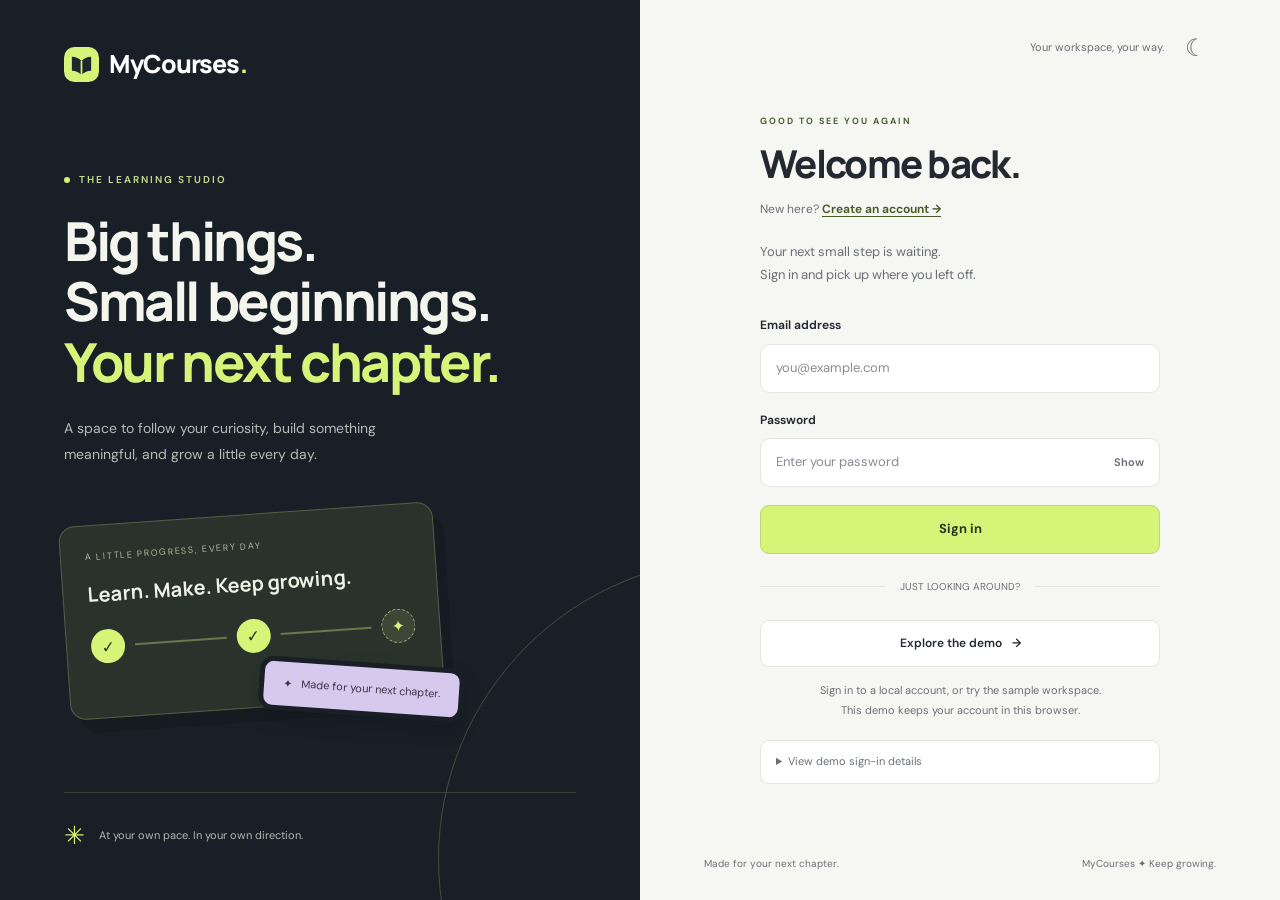
<file: index.html>
<!DOCTYPE html>
<html lang="en">
<head>
  <meta charset="UTF-8">
  <meta name="viewport" content="width=device-width, initial-scale=1">
  <meta name="theme-color" content="#171c23">
  <title>MyCourses · Learning Studio</title>
  <script>
    const dashboard = new URL('learning-studio/index.html', window.location.href);
    dashboard.search = window.location.search;
    dashboard.hash = window.location.hash;
    window.location.replace(dashboard.href);
  </script>
  <noscript><meta http-equiv="refresh" content="0; url=learning-studio/index.html"></noscript>
</head>
<body>
  <p>Opening your learning space… <a href="learning-studio/index.html">Open MyCourses</a></p>
</body>
</html>
</file>
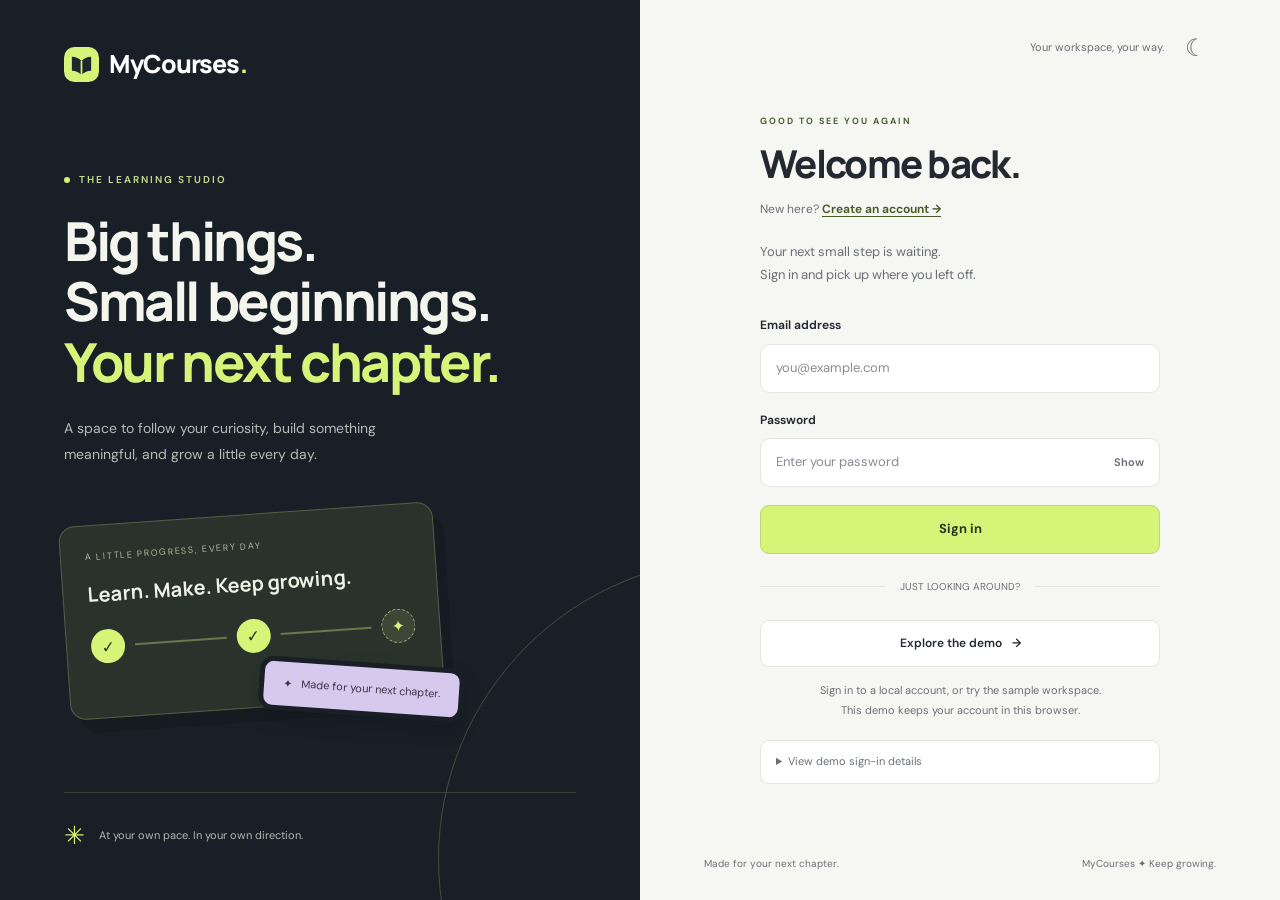
<file: learning-studio/index.html>
<!DOCTYPE html>
<html lang="en">
<head>
  <meta charset="UTF-8">
  <meta name="viewport" content="width=device-width, initial-scale=1">
  <meta name="theme-color" content="#171c23">
  <meta name="description" content="Your personal learning space. Discover courses, build new skills, and make progress every day.">
  <title>Overview · MyCourses</title>
  <script src="appearance.js"></script>
  <script src="auth-service.js"></script>
  <script src="auth-guard.js"></script>
  <link rel="icon" href="assets/brand.svg" type="image/svg+xml">
  <link rel="stylesheet" href="styles.css">
  <link rel="stylesheet" href="workspace.css">
  <link rel="stylesheet" href="atelier.css">
  <link rel="stylesheet" href="appearance.css">
  <link rel="stylesheet" href="catalog.css">
  <link rel="stylesheet" href="course-details.css">
  <link rel="stylesheet" href="auth.css">
  <script src="courses.js" defer></script>
  <script src="workspace.js" defer></script>
  <script src="course-service.js" defer></script>
  <script src="course-details.js" defer></script>
  <script src="app.js" defer></script>
</head>
<body>
  <a href="#main" class="skip-link">Skip to content</a>
  <button class="sidebar-overlay" aria-label="Close navigation" tabindex="-1" hidden></button>
  <aside class="sidebar" id="sidebar" aria-label="Main navigation">
    <a class="brand" href="#overview"><img src="assets/brand.svg" alt="" width="35" height="35">MyCourses<span class="brand-dot">.</span></a>
    <div class="workspace-label">THE LEARNING STUDIO</div>
    <nav class="main-nav">
      <a href="#overview" data-route="overview"><span data-icon="grid"></span>Overview</a>
      <a href="#explore" data-route="explore"><span data-icon="compass"></span>Explore courses<span class="nav-new">09</span></a>
      <a href="#paths" data-route="paths"><span data-icon="route"></span>Learning paths</a>
      <a href="#learning" data-route="learning"><span data-icon="book"></span>My learning<span id="learning-count" class="nav-count">2</span></a>
      <a href="#favorites" data-route="favorites"><span data-icon="heart"></span>Favorites<span id="favorites-count" class="nav-count">0</span></a>
      <div class="nav-divider"></div>
      <span class="nav-section-label">MAKE IT A HABIT</span>
      <a href="#planner" data-route="planner"><span data-icon="calendar"></span>Study planner</a>
      <a href="#notebook" data-route="notebook"><span data-icon="note"></span>My notebook</a>
      <a href="#insights" data-route="insights"><span data-icon="bars"></span>Progress insights</a>
      <div class="nav-divider"></div>
      <a href="#profile" data-route="profile"><span data-icon="user"></span>My profile</a>
    </nav>
    <div class="sidebar-bottom">
      <div class="growth-card"><span class="growth-icon" data-icon="sparkles"></span><h3>Big things.<br>Small beginnings.</h3><p>A little progress, every single day.</p><button class="button button-light" data-action="goal">Set your weekly goal <span data-icon="arrow"></span></button></div>
      <button class="help-link" data-action="help"><span data-icon="help"></span>Help & getting started<span data-icon="external"></span></button>
      <a href="#profile" class="sidebar-profile"><span class="avatar profile-initials">AM</span><span><strong class="profile-name">Alex Morgan</strong><small>Personal account</small></span><span data-icon="chevron"></span></a>
      <a href="sign-out.html" class="sidebar-signout">Sign out <span data-icon="external"></span></a>
    </div>
  </aside>
  <div class="app-shell">
    <header class="topbar">
      <button class="icon-button menu-toggle" aria-label="Open navigation" aria-expanded="false" aria-controls="sidebar"><span data-icon="menu"></span></button>
      <div class="breadcrumb">Workspace<span>/</span><strong id="page-label">Overview</strong></div>
      <form class="global-search" role="search" id="search-form"><span data-icon="search"></span><label class="sr-only" for="global-search">Search courses, learning paths, notes, and study sessions</label><input id="global-search" type="search" placeholder="Search courses, notes, plans..." autocomplete="off"><kbd>Ctrl K</kbd></form>
      <div class="topbar-actions"><button class="icon-button appearance-toggle" data-action="theme-toggle" aria-label="Switch to dark mode" title="Switch to dark mode"><span data-icon="moon"></span></button><button class="icon-button notification-button" data-action="notifications" aria-label="View learning updates"><span data-icon="bell"></span><span class="notification-dot"></span></button><span class="topbar-divider"></span><a href="#profile" class="avatar profile-initials" aria-label="Your profile">AM</a></div>
    </header>
    <main id="main" tabindex="-1"></main>
    <div id="catalog-status" class="sr-only" role="status" aria-live="polite" aria-atomic="true"></div>
    <footer class="app-footer"><span>Made for your next chapter.</span><span>MyCourses <span aria-hidden="true">✦</span> Keep growing.</span></footer>
  </div>
  <dialog id="app-dialog" aria-labelledby="dialog-title"><div id="dialog-content"></div></dialog>
  <div id="toast" class="toast" role="status" aria-live="polite"></div>
  <noscript><div class="noscript">Enable JavaScript to use the learning dashboard.</div></noscript>
</body>
</html>
</file>
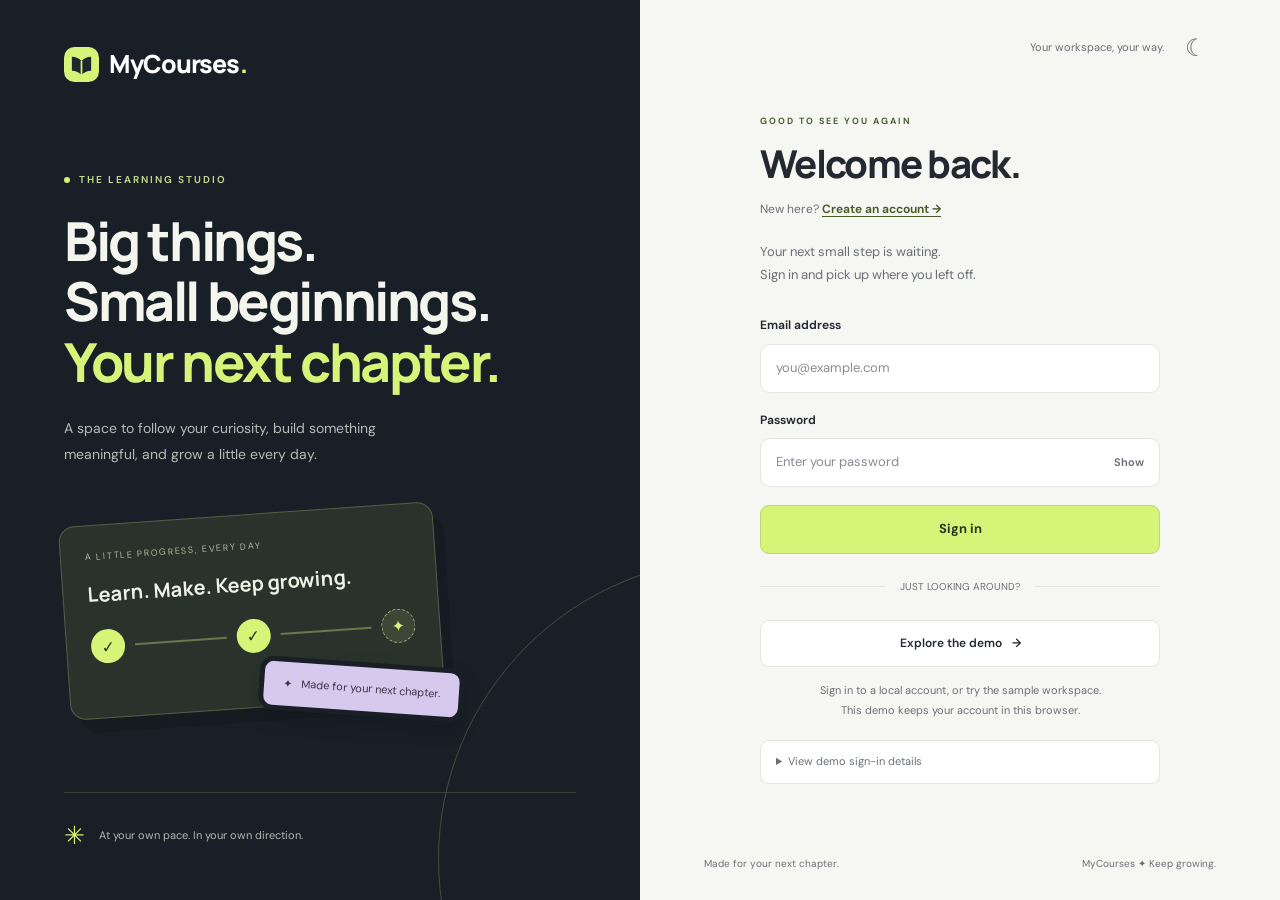
<file: course-details.html>
<!DOCTYPE html>
<html lang="en">
<head>
  <meta charset="UTF-8">
  <meta name="viewport" content="width=device-width, initial-scale=1">
  <meta name="theme-color" content="#171c23">
  <title>MyCourses · Learning Studio</title>
  <script>
    const dashboard = new URL('learning-studio/course-details.html', window.location.href);
    dashboard.search = window.location.search;
    dashboard.hash = window.location.hash;
    window.location.replace(dashboard.href);
  </script>
  <noscript><meta http-equiv="refresh" content="0; url=learning-studio/course-details.html"></noscript>
</head>
<body>
  <p>Opening your learning space… <a href="learning-studio/course-details.html">Open MyCourses</a></p>
</body>
</html>
</file>
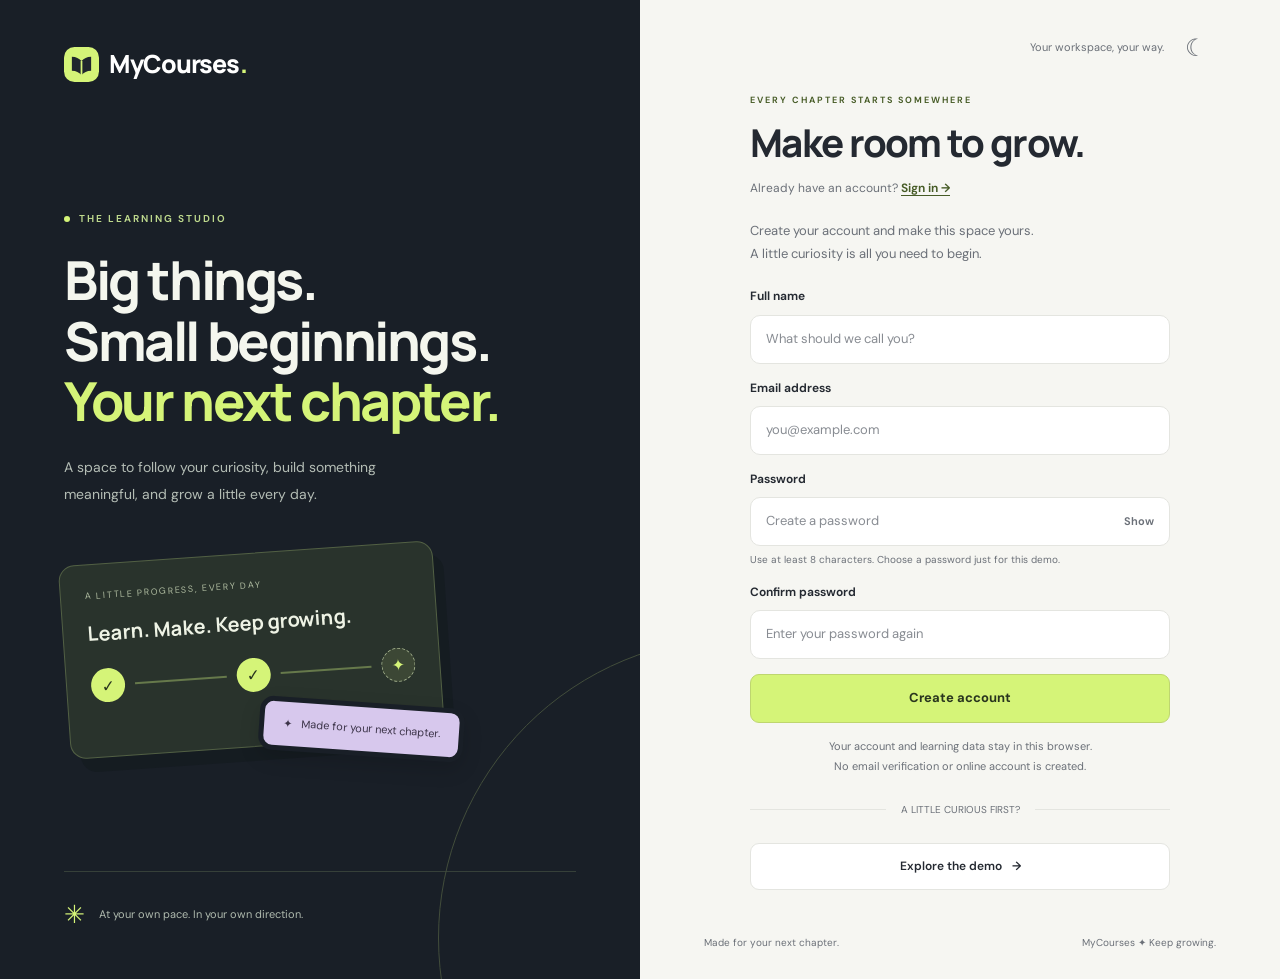
<file: register.html>
<!DOCTYPE html>
<html lang="en">
<head>
  <meta charset="UTF-8">
  <meta name="viewport" content="width=device-width, initial-scale=1">
  <meta name="theme-color" content="#171c23">
  <title>MyCourses · Learning Studio</title>
  <script>
    const dashboard = new URL('learning-studio/sign-up.html', window.location.href);
    dashboard.search = window.location.search;
    dashboard.hash = window.location.hash;
    window.location.replace(dashboard.href);
  </script>
  <noscript><meta http-equiv="refresh" content="0; url=learning-studio/sign-up.html"></noscript>
</head>
<body>
  <p>Opening your learning space… <a href="learning-studio/sign-up.html">Open MyCourses</a></p>
</body>
</html>
</file>
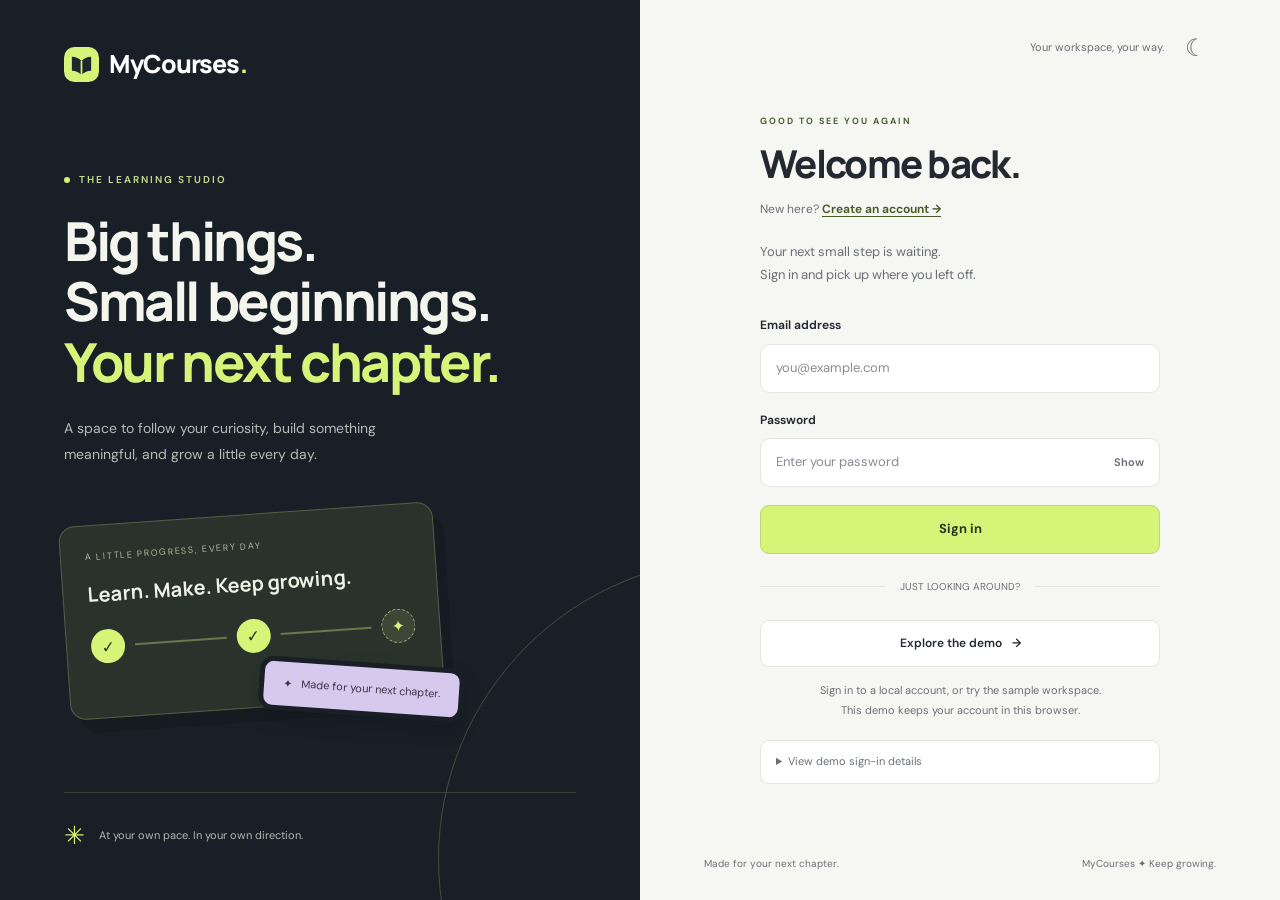
<file: sign-in.html>
<!DOCTYPE html>
<html lang="en">
<head>
  <meta charset="UTF-8">
  <meta name="viewport" content="width=device-width, initial-scale=1">
  <meta name="theme-color" content="#171c23">
  <title>MyCourses · Learning Studio</title>
  <script>
    const dashboard = new URL('learning-studio/sign-in.html', window.location.href);
    dashboard.search = window.location.search;
    dashboard.hash = window.location.hash;
    window.location.replace(dashboard.href);
  </script>
  <noscript><meta http-equiv="refresh" content="0; url=learning-studio/sign-in.html"></noscript>
</head>
<body>
  <p>Opening your learning space… <a href="learning-studio/sign-in.html">Open MyCourses</a></p>
</body>
</html>
</file>
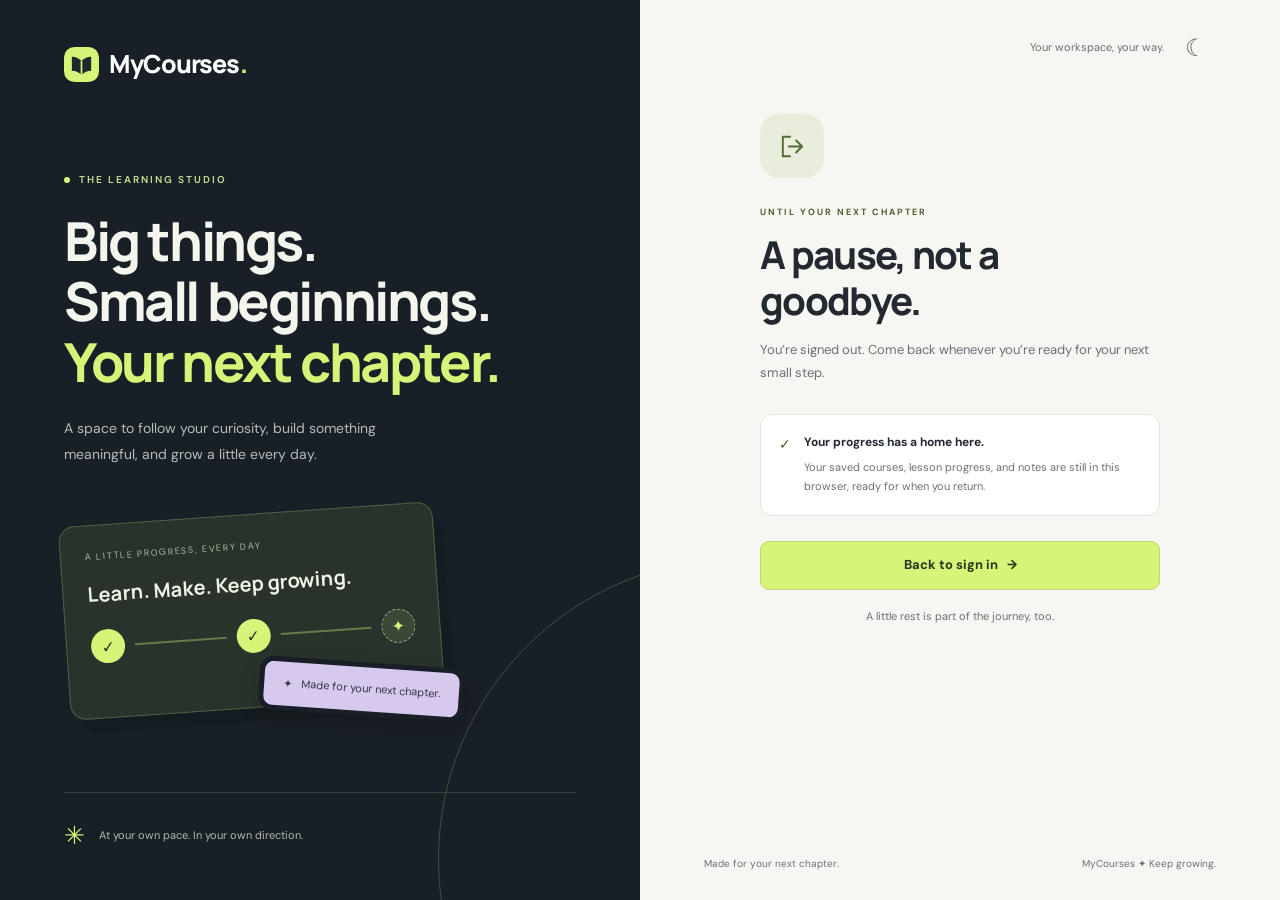
<file: sign-out.html>
<!DOCTYPE html>
<html lang="en">
<head>
  <meta charset="UTF-8">
  <meta name="viewport" content="width=device-width, initial-scale=1">
  <meta name="theme-color" content="#171c23">
  <title>MyCourses · Learning Studio</title>
  <script>
    const dashboard = new URL('learning-studio/sign-out.html', window.location.href);
    dashboard.search = window.location.search;
    dashboard.hash = window.location.hash;
    window.location.replace(dashboard.href);
  </script>
  <noscript><meta http-equiv="refresh" content="0; url=learning-studio/sign-out.html"></noscript>
</head>
<body>
  <p>Opening your learning space… <a href="learning-studio/sign-out.html">Open MyCourses</a></p>
</body>
</html>
</file>
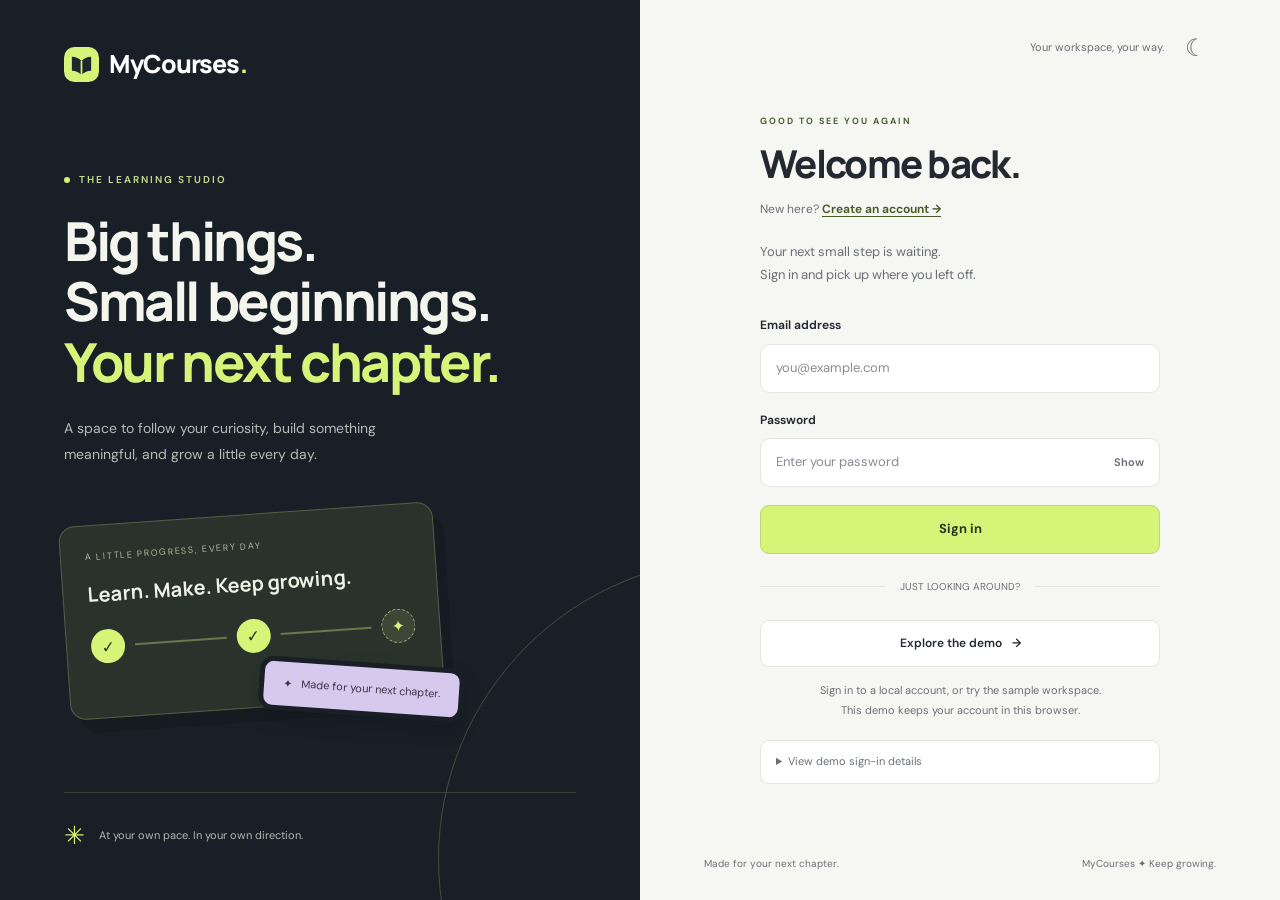
<file: learning-studio/course-details.html>
<!DOCTYPE html>
<html lang="en">
<head>
  <meta charset="UTF-8">
  <meta name="viewport" content="width=device-width, initial-scale=1">
  <meta name="theme-color" content="#171c23">
  <meta name="description" content="Explore your course, follow your lesson roadmap, and take the next step in your learning.">
  <title>Course details · MyCourses</title>
  <script src="appearance.js"></script>
  <script src="auth-service.js"></script>
  <script src="auth-guard.js"></script>
  <link rel="icon" href="assets/brand.svg" type="image/svg+xml">
  <link rel="stylesheet" href="styles.css">
  <link rel="stylesheet" href="workspace.css">
  <link rel="stylesheet" href="atelier.css">
  <link rel="stylesheet" href="appearance.css">
  <link rel="stylesheet" href="catalog.css">
  <link rel="stylesheet" href="course-details.css">
  <link rel="stylesheet" href="auth.css">
  <script src="courses.js" defer></script>
  <script src="workspace.js" defer></script>
  <script src="course-service.js" defer></script>
  <script src="course-details.js" defer></script>
  <script src="app.js" defer></script>
</head>
<body>
  <a href="#main" class="skip-link">Skip to content</a>
  <button class="sidebar-overlay" aria-label="Close navigation" tabindex="-1" hidden></button>
  <aside class="sidebar" id="sidebar" aria-label="Main navigation">
    <a class="brand" href="#overview"><img src="assets/brand.svg" alt="" width="35" height="35">MyCourses<span class="brand-dot">.</span></a>
    <div class="workspace-label">THE LEARNING STUDIO</div>
    <nav class="main-nav">
      <a href="#overview" data-route="overview"><span data-icon="grid"></span>Overview</a>
      <a href="#explore" data-route="explore"><span data-icon="compass"></span>Explore courses<span class="nav-new">09</span></a>
      <a href="#paths" data-route="paths"><span data-icon="route"></span>Learning paths</a>
      <a href="#learning" data-route="learning"><span data-icon="book"></span>My learning<span id="learning-count" class="nav-count">2</span></a>
      <a href="#favorites" data-route="favorites"><span data-icon="heart"></span>Favorites<span id="favorites-count" class="nav-count">0</span></a>
      <div class="nav-divider"></div>
      <span class="nav-section-label">MAKE IT A HABIT</span>
      <a href="#planner" data-route="planner"><span data-icon="calendar"></span>Study planner</a>
      <a href="#notebook" data-route="notebook"><span data-icon="note"></span>My notebook</a>
      <a href="#insights" data-route="insights"><span data-icon="bars"></span>Progress insights</a>
      <div class="nav-divider"></div>
      <a href="#profile" data-route="profile"><span data-icon="user"></span>My profile</a>
    </nav>
    <div class="sidebar-bottom">
      <div class="growth-card"><span class="growth-icon" data-icon="sparkles"></span><h3>Big things.<br>Small beginnings.</h3><p>A little progress, every single day.</p><button class="button button-light" data-action="goal">Set your weekly goal <span data-icon="arrow"></span></button></div>
      <button class="help-link" data-action="help"><span data-icon="help"></span>Help & getting started<span data-icon="external"></span></button>
      <a href="#profile" class="sidebar-profile"><span class="avatar profile-initials">AM</span><span><strong class="profile-name">Alex Morgan</strong><small>Personal account</small></span><span data-icon="chevron"></span></a>
      <a href="sign-out.html" class="sidebar-signout">Sign out <span data-icon="external"></span></a>
    </div>
  </aside>
  <div class="app-shell">
    <header class="topbar">
      <button class="icon-button menu-toggle" aria-label="Open navigation" aria-expanded="false" aria-controls="sidebar"><span data-icon="menu"></span></button>
      <div class="breadcrumb">Workspace<span>/</span><strong id="page-label">Overview</strong></div>
      <form class="global-search" role="search" id="search-form"><span data-icon="search"></span><label class="sr-only" for="global-search">Search courses, learning paths, notes, and study sessions</label><input id="global-search" type="search" placeholder="Search courses, notes, plans..." autocomplete="off"><kbd>Ctrl K</kbd></form>
      <div class="topbar-actions"><button class="icon-button appearance-toggle" data-action="theme-toggle" aria-label="Switch to dark mode" title="Switch to dark mode"><span data-icon="moon"></span></button><button class="icon-button notification-button" data-action="notifications" aria-label="View learning updates"><span data-icon="bell"></span><span class="notification-dot"></span></button><span class="topbar-divider"></span><a href="#profile" class="avatar profile-initials" aria-label="Your profile">AM</a></div>
    </header>
    <main id="main" tabindex="-1"></main>
    <div id="catalog-status" class="sr-only" role="status" aria-live="polite" aria-atomic="true"></div>
    <footer class="app-footer"><span>Made for your next chapter.</span><span>MyCourses <span aria-hidden="true">✦</span> Keep growing.</span></footer>
  </div>
  <dialog id="app-dialog" aria-labelledby="dialog-title"><div id="dialog-content"></div></dialog>
  <div id="toast" class="toast" role="status" aria-live="polite"></div>
  <noscript><div class="noscript">Enable JavaScript to use the learning dashboard.</div></noscript>
</body>
</html>
</file>
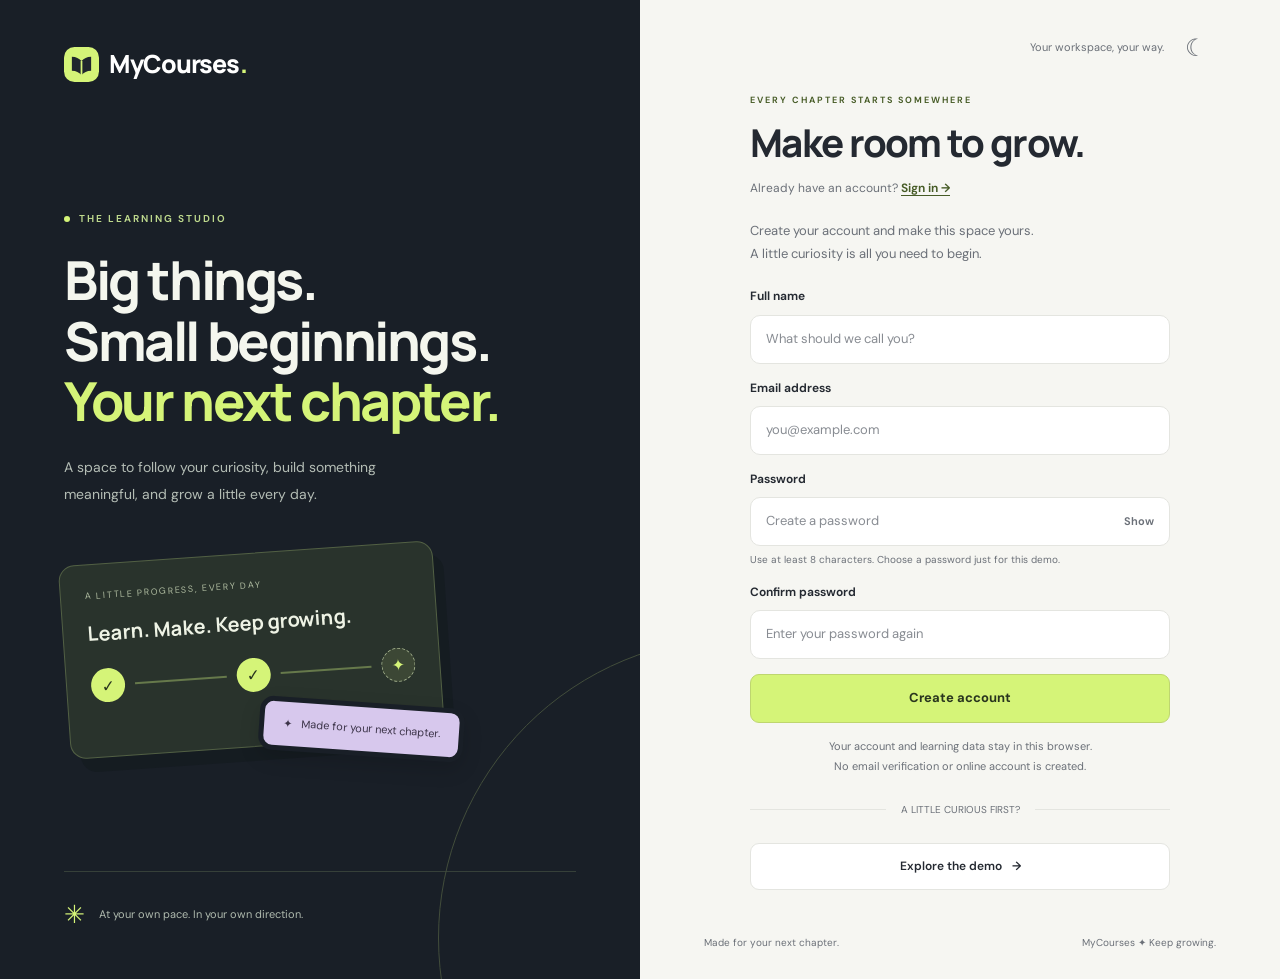
<file: learning-studio/register.html>
<!DOCTYPE html>
<html lang="en">
<head>
  <meta charset="UTF-8">
  <meta name="viewport" content="width=device-width, initial-scale=1">
  <meta name="theme-color" content="#171c23">
  <title>MyCourses · Learning Studio</title>
  <script>
    const dashboard = new URL('sign-up.html', window.location.href);
    dashboard.search = window.location.search;
    dashboard.hash = window.location.hash;
    window.location.replace(dashboard.href);
  </script>
  <noscript><meta http-equiv="refresh" content="0; url=sign-up.html"></noscript>
</head>
<body>
  <p>Opening your learning space… <a href="sign-up.html">Open MyCourses</a></p>
</body>
</html>
</file>
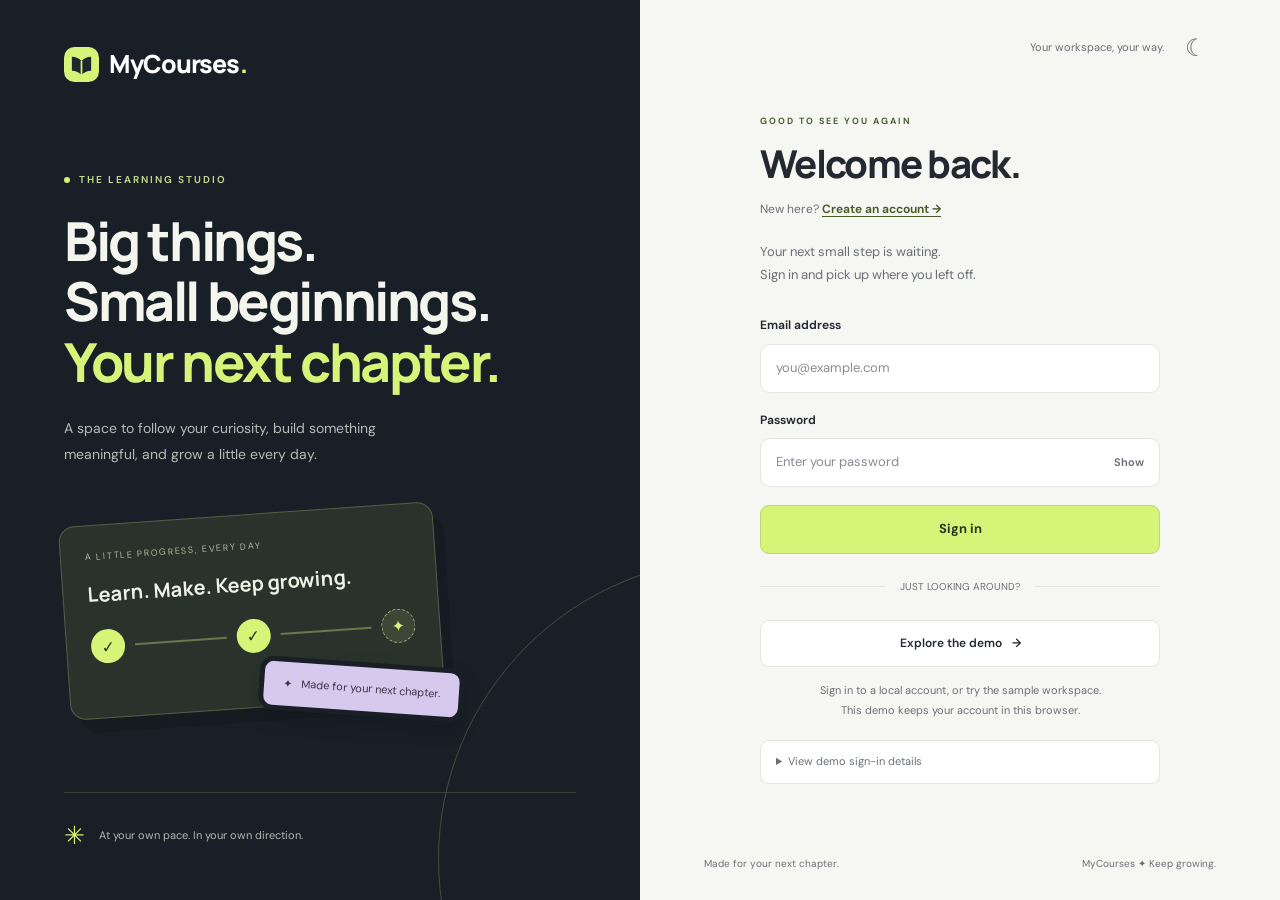
<file: learning-studio/sign-in.html>
<!DOCTYPE html>
<html lang="en">
<head>
  <meta charset="UTF-8">
  <meta name="viewport" content="width=device-width, initial-scale=1">
  <meta name="theme-color" content="#171c23">
  <meta name="description" content="Welcome back to Learning Studio. A little learning, a little progress, every day.">
  <title>Sign in · MyCourses</title>
  <script src="appearance.js"></script>
  <script src="auth-service.js"></script>
  <link rel="icon" href="assets/brand.svg" type="image/svg+xml">
  <link rel="stylesheet" href="styles.css">
  <link rel="stylesheet" href="atelier.css">
  <link rel="stylesheet" href="appearance.css">
  <link rel="stylesheet" href="auth.css">
  <script src="auth.js" defer></script>
</head>
<body class="auth-page" data-auth-page="sign-in">
  <a class="skip-link" href="#auth-main">Skip to sign in</a>
  <div class="auth-shell">
    <aside class="auth-story" aria-label="Learning Studio">
      <a class="brand" href="index.html"><img src="assets/brand.svg" alt="" width="35" height="35">MyCourses<span class="brand-dot">.</span></a>
      <div class="auth-story-copy">
        <div class="auth-eyebrow">THE LEARNING STUDIO</div>
        <h2>Big things.<br> Small beginnings.<br> <em>Your next chapter.</em></h2>
        <p>A space to follow your curiosity, build something meaningful, and grow a little every day.</p>
        <div class="auth-art" aria-hidden="true">
          <div class="auth-art-card"><div class="auth-art-caption">A LITTLE PROGRESS, EVERY DAY</div><strong>Learn. Make. Keep growing.</strong><div class="auth-art-steps"><i>✓</i><b></b><i>✓</i><b></b><i>✦</i></div></div>
          <div class="auth-art-badge">✦ &nbsp; Made for your next chapter.</div>
        </div>
      </div>
      <div class="auth-story-footer"><span aria-hidden="true">✳</span><span>At your own pace. In your own direction.</span></div>
    </aside>
    <div class="auth-content">
      <div class="auth-utilities"><span>Your workspace, your way.</span><button class="icon-button" data-auth-theme aria-label="Switch to dark mode">☾</button></div>
      <main class="auth-main" id="auth-main" tabindex="-1">
        <div class="auth-eyebrow">GOOD TO SEE YOU AGAIN</div>
        <h1>Welcome back.</h1>
        <p class="auth-switch">New here? <a href="sign-up.html" data-auth-link>Create an account <span aria-hidden="true">→</span></a></p>
        <p class="auth-intro">Your next small step is waiting.<br>Sign in and pick up where you left off.</p>
        <div class="auth-error" id="auth-error" role="alert" tabindex="-1" hidden></div>
        <form class="auth-form" id="signin-form" novalidate>
          <div class="auth-field"><label for="email">Email address</label><div class="auth-input"><input id="email" name="email" type="email" autocomplete="username" inputmode="email" placeholder="you@example.com" required maxlength="254" aria-describedby="email-error"></div><span class="auth-field-error" id="email-error"></span></div>
          <div class="auth-field"><label for="password">Password</label><div class="auth-input"><input id="password" name="password" type="password" autocomplete="current-password" placeholder="Enter your password" required maxlength="128" aria-describedby="password-error"><button id="reveal-password" type="button" aria-label="Show password" aria-pressed="false">Show</button></div><span class="auth-field-error" id="password-error"></span></div>
          <button class="button auth-primary" id="signin-submit" type="submit">Sign in</button>
        </form>
        <div class="auth-divider">JUST LOOKING AROUND?</div>
        <button class="button button-light auth-demo-button" id="demo-signin" type="button">Explore the demo <span aria-hidden="true">→</span></button>
        <p class="auth-demo-note">Sign in to a local account, or try the sample workspace.<br>This demo keeps your account in this browser.</p>
        <details class="auth-demo-details"><summary>View demo sign-in details</summary><p>Email: <code>alex.morgan@example.com</code><br>Password: <code>learn-together</code><br>Your learning stays saved in this browser.</p></details>
      </main>
      <footer class="auth-footer"><span>Made for your next chapter.</span><span>MyCourses ✦ Keep growing.</span></footer>
    </div>
  </div>
  <noscript><div class="noscript">Enable JavaScript to sign in to the demo workspace.</div></noscript>
</body>
</html>
</file>
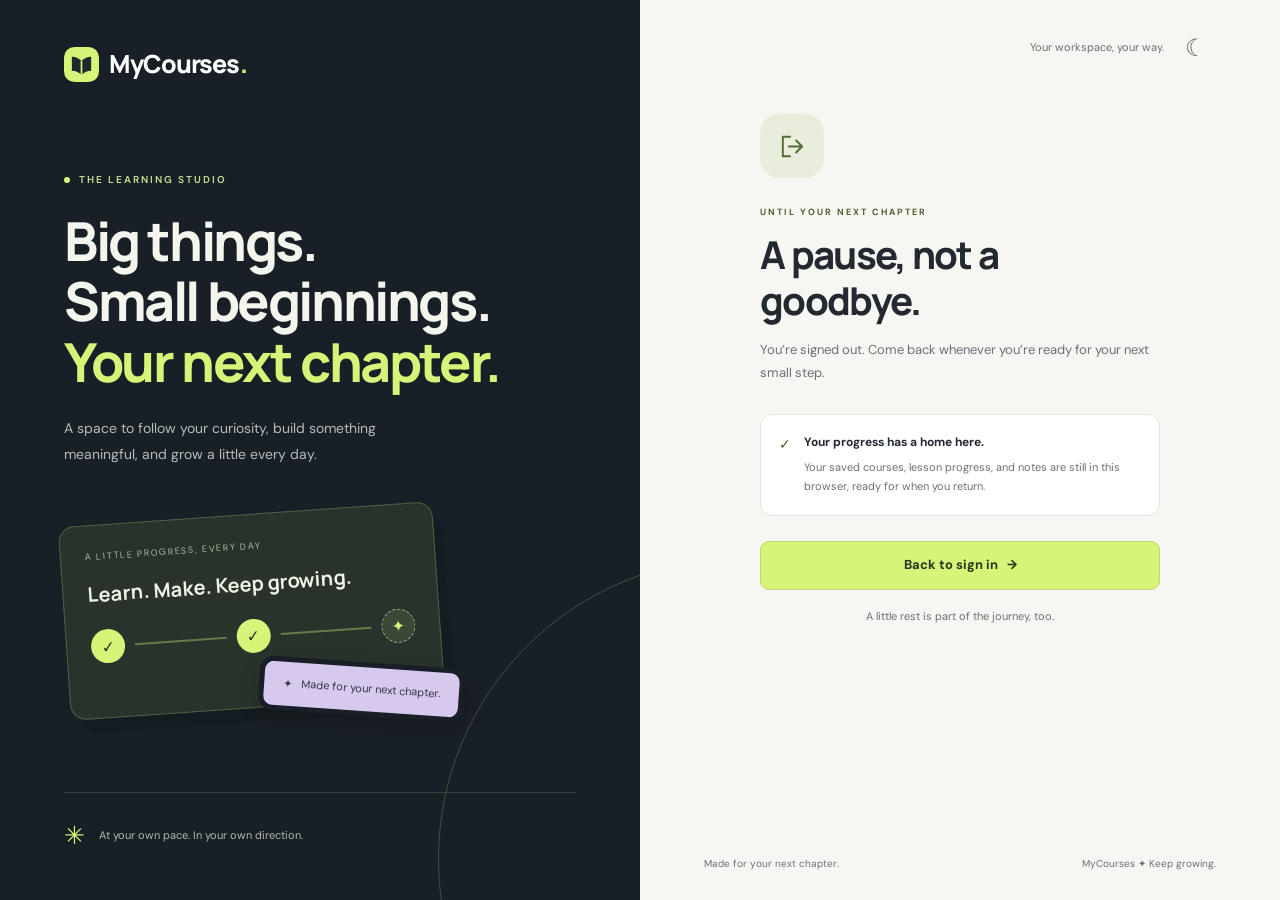
<file: learning-studio/sign-out.html>
<!DOCTYPE html>
<html lang="en">
<head>
  <meta charset="UTF-8">
  <meta name="viewport" content="width=device-width, initial-scale=1">
  <meta name="theme-color" content="#171c23">
  <meta name="description" content="Welcome back to Learning Studio. A little learning, a little progress, every day.">
  <title>Signed out · MyCourses</title>
  <script src="appearance.js"></script>
  <script src="auth-service.js"></script>
  <link rel="icon" href="assets/brand.svg" type="image/svg+xml">
  <link rel="stylesheet" href="styles.css">
  <link rel="stylesheet" href="atelier.css">
  <link rel="stylesheet" href="appearance.css">
  <link rel="stylesheet" href="auth.css">
  <script src="auth.js" defer></script>
</head>
<body class="auth-page" data-auth-page="sign-out">
  <a class="skip-link" href="#auth-main">Skip to content</a>
  <div class="auth-shell">
    <aside class="auth-story" aria-label="Learning Studio">
      <a class="brand" href="index.html"><img src="assets/brand.svg" alt="" width="35" height="35">MyCourses<span class="brand-dot">.</span></a>
      <div class="auth-story-copy">
        <div class="auth-eyebrow">THE LEARNING STUDIO</div>
        <h2>Big things.<br> Small beginnings.<br> <em>Your next chapter.</em></h2>
        <p>A space to follow your curiosity, build something meaningful, and grow a little every day.</p>
        <div class="auth-art" aria-hidden="true">
          <div class="auth-art-card"><div class="auth-art-caption">A LITTLE PROGRESS, EVERY DAY</div><strong>Learn. Make. Keep growing.</strong><div class="auth-art-steps"><i>✓</i><b></b><i>✓</i><b></b><i>✦</i></div></div>
          <div class="auth-art-badge">✦ &nbsp; Made for your next chapter.</div>
        </div>
      </div>
      <div class="auth-story-footer"><span aria-hidden="true">✳</span><span>At your own pace. In your own direction.</span></div>
    </aside>
    <div class="auth-content">
      <div class="auth-utilities"><span>Your workspace, your way.</span><button class="icon-button" data-auth-theme aria-label="Switch to dark mode">☾</button></div>
      <main class="auth-main" id="auth-main" tabindex="-1">
        <div class="auth-signout-icon" aria-hidden="true"><svg viewBox="0 0 24 24" fill="none" stroke="currentColor" stroke-width="1.6" stroke-linecap="round" stroke-linejoin="round"><path d="M10 4H4v16h6m5-13 5 5-5 5M9 12h11"/></svg></div>
        <div class="auth-eyebrow">UNTIL YOUR NEXT CHAPTER</div>
        <h1 id="signout-title">Signing you out…</h1>
        <p class="auth-intro" id="signout-message" role="status">Wrapping up your demo session.</p>
        <div class="auth-error" id="auth-error" role="alert" tabindex="-1" hidden></div>
        <button class="button auth-primary" id="signout-retry" type="button" hidden>Try signing out again</button>
        <div id="signout-success" hidden>
          <div class="auth-saved"><span aria-hidden="true">✓</span><div><strong>Your progress has a home here.</strong><p>Your saved courses, lesson progress, and notes are still in this browser, ready for when you return.</p></div></div>
          <a href="sign-in.html" class="button auth-primary">Back to sign in <span aria-hidden="true">→</span></a>
          <p class="auth-signout-note">A little rest is part of the journey, too.</p>
        </div>
      </main>
      <footer class="auth-footer"><span>Made for your next chapter.</span><span>MyCourses ✦ Keep growing.</span></footer>
    </div>
  </div>
  <noscript><div class="noscript">Enable JavaScript to sign out to the demo workspace.</div></noscript>
</body>
</html>
</file>
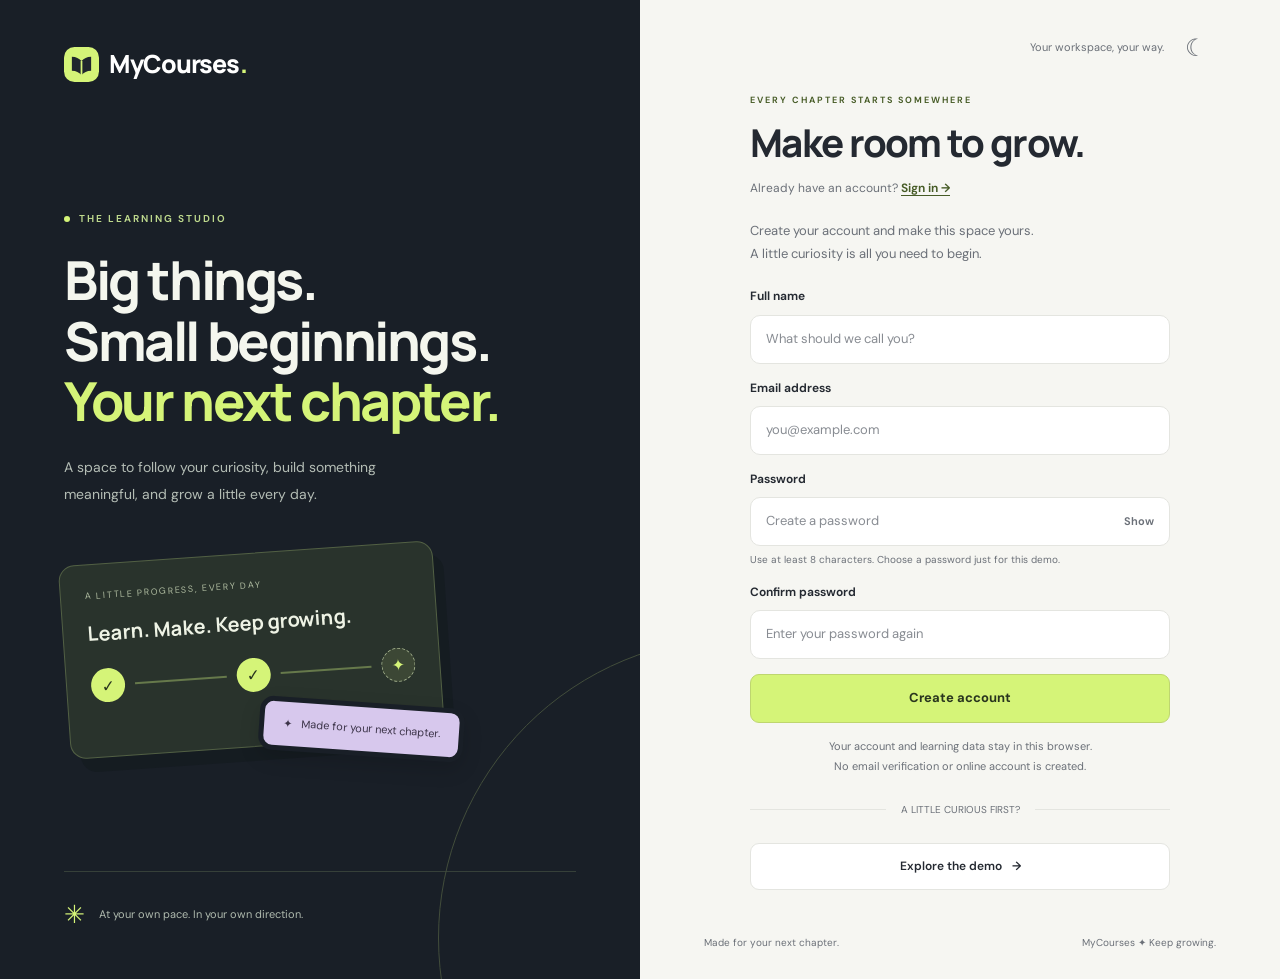
<file: learning-studio/sign-up.html>
<!DOCTYPE html>
<html lang="en">
<head>
  <meta charset="UTF-8">
  <meta name="viewport" content="width=device-width, initial-scale=1">
  <meta name="theme-color" content="#171c23">
  <meta name="description" content="Welcome back to Learning Studio. A little learning, a little progress, every day.">
  <title>Create account · MyCourses</title>
  <script src="appearance.js"></script>
  <script src="auth-service.js"></script>
  <link rel="icon" href="assets/brand.svg" type="image/svg+xml">
  <link rel="stylesheet" href="styles.css">
  <link rel="stylesheet" href="atelier.css">
  <link rel="stylesheet" href="appearance.css">
  <link rel="stylesheet" href="auth.css">
  <script src="auth.js" defer></script>
</head>
<body class="auth-page" data-auth-page="sign-up">
  <a class="skip-link" href="#auth-main">Skip to registration</a>
  <div class="auth-shell">
    <aside class="auth-story" aria-label="Learning Studio">
      <a class="brand" href="index.html"><img src="assets/brand.svg" alt="" width="35" height="35">MyCourses<span class="brand-dot">.</span></a>
      <div class="auth-story-copy">
        <div class="auth-eyebrow">THE LEARNING STUDIO</div>
        <h2>Big things.<br> Small beginnings.<br> <em>Your next chapter.</em></h2>
        <p>A space to follow your curiosity, build something meaningful, and grow a little every day.</p>
        <div class="auth-art" aria-hidden="true">
          <div class="auth-art-card"><div class="auth-art-caption">A LITTLE PROGRESS, EVERY DAY</div><strong>Learn. Make. Keep growing.</strong><div class="auth-art-steps"><i>✓</i><b></b><i>✓</i><b></b><i>✦</i></div></div>
          <div class="auth-art-badge">✦ &nbsp; Made for your next chapter.</div>
        </div>
      </div>
      <div class="auth-story-footer"><span aria-hidden="true">✳</span><span>At your own pace. In your own direction.</span></div>
    </aside>
    <div class="auth-content">
      <div class="auth-utilities"><span>Your workspace, your way.</span><button class="icon-button" data-auth-theme aria-label="Switch to dark mode">☾</button></div>
      <main class="auth-main" id="auth-main" tabindex="-1">
        <div class="auth-eyebrow">EVERY CHAPTER STARTS SOMEWHERE</div>
        <h1>Make room to grow.</h1>
        <p class="auth-switch">Already have an account? <a href="sign-in.html" data-auth-link>Sign in <span aria-hidden="true">→</span></a></p>
        <p class="auth-intro">Create your account and make this space yours.<br>A little curiosity is all you need to begin.</p>
        <div class="auth-error" id="auth-error" role="alert" tabindex="-1" hidden></div>
        <form class="auth-form" id="signup-form" novalidate>
          <div class="auth-field"><label for="full-name">Full name</label><div class="auth-input"><input id="full-name" name="name" autocomplete="name" placeholder="What should we call you?" required maxlength="60" aria-describedby="full-name-error"></div><span class="auth-field-error" id="full-name-error"></span></div>
          <div class="auth-field"><label for="email">Email address</label><div class="auth-input"><input id="email" name="email" type="email" autocomplete="email" inputmode="email" placeholder="you@example.com" required maxlength="100" aria-describedby="email-error"></div><span class="auth-field-error" id="email-error"></span></div>
          <div class="auth-field"><label for="password">Password</label><div class="auth-input"><input id="password" name="password" type="password" autocomplete="new-password" placeholder="Create a password" required minlength="8" maxlength="128" aria-describedby="password-hint password-error"><button id="reveal-password" type="button" aria-label="Show password" aria-pressed="false">Show</button></div><p class="auth-hint" id="password-hint">Use at least 8 characters. Choose a password just for this demo.</p><span class="auth-field-error" id="password-error"></span></div>
          <div class="auth-field"><label for="confirm-password">Confirm password</label><div class="auth-input"><input id="confirm-password" name="confirm-password" type="password" autocomplete="new-password" placeholder="Enter your password again" required maxlength="128" aria-describedby="confirm-password-error"></div><span class="auth-field-error" id="confirm-password-error"></span></div>
          <button class="button auth-primary" id="signup-submit" type="submit">Create account</button>
        </form>
        <p class="auth-demo-note">Your account and learning data stay in this browser.<br>No email verification or online account is created.</p>
        <div class="auth-divider">A LITTLE CURIOUS FIRST?</div>
        <button class="button button-light auth-demo-button" id="demo-signin" type="button">Explore the demo <span aria-hidden="true">→</span></button>
      </main>
      <footer class="auth-footer"><span>Made for your next chapter.</span><span>MyCourses ✦ Keep growing.</span></footer>
    </div>
  </div>
  <noscript><div class="noscript">Enable JavaScript to create an account to the demo workspace.</div></noscript>
</body>
</html>
</file>
<file: learning-studio/styles.css>
@import url('https://fonts.googleapis.com/css2?family=DM+Sans:wght@400;450;500;550;600;650;700&family=Manrope:wght@400;500;600;650;700;750;800&display=swap');

:root { --ink:#24382f; --muted:#69766c; --green:#225c48; --deep:#164e41; --lime:#d9efb5; --line:#e7ebe6; --paper:#f8f9f5; --white:#fff; --radius:16px; --sidebar:238px; font-family:'DM Sans','Segoe UI',Arial,sans-serif; color:var(--ink); background:var(--paper); font-synthesis:none; }
* { box-sizing:border-box; }
body { margin:0; font-size:14px; line-height:1.6; }
button,input,select,textarea { font:inherit; }
button,a,input,select,textarea { -webkit-tap-highlight-color:transparent; }
button,a { touch-action:manipulation; }
button { cursor:pointer; }
a { color:inherit; text-decoration:none; }
button { color:inherit; }
button:disabled { cursor:default; opacity:.6; }
button,input,select,textarea { border:1px solid var(--line); }
button { background:transparent; }
input,select,textarea { background:white; color:var(--ink); }
:focus-visible { outline:3px solid #428466; outline-offset:4px; }
::selection { background:var(--lime); color:var(--deep); }
h1,h2,h3,h4,p { margin:0; }
h1,h2,h3,h4,.brand { font-family:'Manrope','Segoe UI',Arial,sans-serif; }
h1 { font-size:29px; line-height:1.3; letter-spacing:-1px; font-weight:800; }
h2 { font-size:19px; letter-spacing:-.5px; line-height:1.4; }
h3 { font-size:16px; line-height:1.5; }
svg.icon { width:20px; height:20px; flex-shrink:0; vertical-align:middle; }
.sr-only { position:absolute; width:1px; height:1px; padding:0; margin:-1px; overflow:hidden; clip:rect(0,0,0,0); white-space:nowrap; border:0; }
.skip-link { position:fixed; top:-80px; left:20px; z-index:100; padding:12px 24px; background:var(--deep); color:white; border-radius:8px; }
.skip-link:focus { top:12px; }
.sidebar { position:fixed; inset:0 auto 0 0; width:var(--sidebar); padding:31px 20px 0; background:white; border-right:1px solid var(--line); z-index:40; display:flex; flex-direction:column; overflow-y:auto; }
.brand { display:flex; align-items:center; font-size:23px; font-weight:800; letter-spacing:-1px; padding:0 9px; gap:9px; }
.brand-dot { color:#78a553; margin-left:-9px; }
.workspace-label { font-size:10px; color:#909890; letter-spacing:1.7px; font-weight:650; margin:46px 13px 14px; }
.main-nav { display:grid; gap:7px; }
.main-nav>a { display:flex; gap:10px; padding:12px 11px; align-items:center; font-size:13px; font-weight:550; border-radius:8px; color:#6a746f; white-space:nowrap; }
.main-nav>a:hover { background:#f6f8f3; color:var(--green); }
.main-nav>a.active { background:#eaf0e5; color:var(--green); font-weight:700; }
.nav-count { font-size:10px; background:#edf0ea; border-radius:5px; margin-left:auto; min-width:20px; text-align:center; padding:0 5px; }
.nav-new { font-size:8px; color:#688351; background:#f0f5e7; border-radius:4px; padding:2px 5px; margin-left:auto; letter-spacing:.5px; flex-shrink:0; }
.nav-divider { height:1px; background:var(--line); margin:13px 12px; }
.sidebar-bottom { margin-top:auto; padding-top:35px; }
.growth-card { padding:20px 16px; border-radius:12px; background:#f5f6ec; }
.growth-icon { display:block; color:#637d42; margin-bottom:12px; }
.growth-card h3 { font-size:13px; line-height:1.8; }
.growth-card p { font-size:10px; color:var(--muted); margin:7px 0 15px; }
.growth-card .button { width:100%; padding:8px; font-size:10px; gap:7px; border:1px solid #dfe4d5; }
.growth-card .icon { width:15px; }
.help-link { display:flex; width:100%; align-items:center; gap:9px; border:0; padding:24px 6px; font-size:11px; color:#747d75; }
.help-link .icon:last-child { margin-left:auto; width:14px; }
.sidebar-profile { display:flex; gap:10px; align-items:center; padding:18px 2px; border-top:1px solid var(--line); }
.sidebar-profile strong { display:block; font-size:12px; max-width:125px; overflow:hidden; text-overflow:ellipsis; white-space:nowrap; }
.sidebar-profile small { font-size:10px; color:var(--muted); }
.sidebar-profile>.icon { margin-left:auto; width:14px; }
.avatar { width:36px; height:36px; display:inline-flex; justify-content:center; align-items:center; border-radius:50%; background:#e8e0d0; color:#5e594c; font-size:12px; font-weight:700; flex-shrink:0; border:3px solid white; box-shadow:0 0 0 1px #e7e9e1; }
.app-shell { margin-left:var(--sidebar); }
.topbar { height:83px; display:flex; align-items:center; gap:30px; padding:0 38px; background:rgba(255,255,255,.96); border-bottom:1px solid var(--line); position:sticky; top:0; z-index:20; }
.breadcrumb { display:flex; gap:13px; color:#929890; font-size:11px; white-space:nowrap; }
.breadcrumb strong { color:#48544b; font-weight:500; }
.breadcrumb>span { color:#c2c7c1; }
.global-search { max-width:420px; min-width:150px; width:42%; display:flex; align-items:center; margin-left:auto; gap:10px; background:#f7f8f5; padding:9px 13px; border:1px solid #eceee8; border-radius:8px; color:#8a948b; }
.global-search .icon { width:17px; }
.global-search input { border:0; outline:0; background:transparent; font-size:11px; width:100%; min-width:0; }
.global-search:focus-within { outline:2px solid #92b49c; outline-offset:2px; }
.global-search input::placeholder { color:#8d958f; }
kbd { white-space:nowrap; font-size:9px; font-family:inherit; border:1px solid #e2e6dd; padding:0 4px; border-radius:3px; }
.topbar-actions { display:flex; align-items:center; gap:20px; }
.icon-button { width:36px; height:36px; border:0; border-radius:8px; display:inline-flex; align-items:center; justify-content:center; }
.icon-button:hover { background:#eef2e9; }
.notification-button { position:relative; }
.notification-dot { width:5px; height:5px; background:#c09564; border:1px solid white; border-radius:50%; position:absolute; top:7px; right:8px; }
.topbar-divider { height:23px; width:1px; background:var(--line); }
.menu-toggle { display:none; }
main { padding:33px 38px 24px; max-width:1510px; margin:0 auto; min-height:calc(100vh - 140px); }
main:focus { outline:none; }
.page-heading { display:flex; align-items:center; justify-content:space-between; gap:20px; margin-bottom:27px; }
.page-heading p { margin-top:7px; font-size:12px; color:var(--muted); }
.eyebrow { font-size:10px; letter-spacing:1.8px; text-transform:uppercase; font-weight:650; }
.date-label { display:flex; align-items:center; gap:8px; font-size:11px; color:var(--muted); }
.date-label .icon { width:15px; }
.hero { background:#eaf0df; border:1px solid #e1e9d7; border-radius:var(--radius); min-height:237px; display:flex; overflow:hidden; position:relative; margin-bottom:24px; }
.hero-copy { padding:30px 32px; position:relative; z-index:2; width:60%; }
.hero .eyebrow { display:flex; gap:8px; align-items:center; color:#647653; font-size:9px; letter-spacing:1.6px; }
.hero .eyebrow:before { content:''; width:6px; height:6px; background:#719858; border-radius:50%; }
.hero h2 { font-size:33px; line-height:1.25; letter-spacing:-1.3px; margin:12px 0 10px; font-weight:800; }
.hero h2 em { color:#61804b; font-style:normal; }
.hero p { color:#6f7e62; font-size:11px; max-width:310px; line-height:1.9; margin-bottom:19px; }
.button { display:inline-flex; align-items:center; justify-content:center; gap:9px; font-size:11px; font-weight:650; padding:10px 16px; border-radius:7px; border:1px solid transparent; min-height:39px; transition:background .15s,transform .15s; }
.button .icon { width:16px; height:16px; }
.button:hover { transform:translateY(-1px); }
.button-primary { background:var(--deep); color:white; }
.button-primary:hover { background:#24654f; }
.button-light { background:white; border-color:var(--line); }
.button-light:hover { background:#f3f5ef; }
.button-soft { background:#edf2e7; color:var(--green); }
.text-button { display:inline-flex; align-items:center; gap:7px; color:var(--green); font-size:11px; font-weight:650; padding:6px 0; border:0; }
.text-button .icon { width:15px; }
.hero-art { width:40%; min-width:260px; position:relative; overflow:hidden; }
.orbit { position:absolute; width:245px; height:245px; border:1px solid #ceddbd; border-radius:50%; top:8px; left:20px; }
.orbit:before,.orbit:after { content:''; position:absolute; inset:25px; border:1px solid #ceddbd; border-radius:50%; }
.orbit:after { inset:-29px; }
.code-window { position:absolute; width:195px; left:50%; top:48px; transform:translateX(-50%) rotate(-8deg); background:#fcfff9; border:1px solid #d8e1ce; border-radius:12px; box-shadow:5px 14px 0 #d2dec2; padding:15px; }
.window-dots { display:flex; gap:4px; padding-bottom:12px; border-bottom:1px solid #e8eddf; }
.window-dots i { width:5px; height:5px; border-radius:50%; background:#c4d1b5; }
.code-window pre { font-size:10px; line-height:2; color:#7a866c; margin:13px 0 5px; }
.code-window b { color:#39735a; }
.floating-symbol { position:absolute; width:48px; height:48px; border-radius:12px; display:grid; place-items:center; background:#d3e7ae; color:#3a5e2f; font-size:22px; font-weight:800; box-shadow:0 5px 12px #546a3210; }
.floating-symbol.one { top:29px; left:10px; transform:rotate(-12deg); }
.floating-symbol.two { right:20px; bottom:50px; background:#f5eab6; transform:rotate(12deg); font-size:17px; }
.hero-spark { position:absolute; top:30px; right:34px; font-size:34px; color:#87a363; }
.hero-caption { position:absolute; bottom:19px; left:50%; transform:translateX(-50%); color:#849373; letter-spacing:2px; font-size:7px; white-space:nowrap; }
.stats-grid { display:grid; grid-template-columns:repeat(4,1fr); gap:16px; margin-bottom:30px; }
.stat-card { display:flex; gap:14px; align-items:center; background:white; border:1px solid var(--line); border-radius:11px; padding:18px; }
.stat-icon { display:grid; place-items:center; width:39px; height:39px; border-radius:10px; background:#eef2e7; color:#6d8357; flex-shrink:0; }
.stat-card:nth-child(2) .stat-icon { background:#f0ebf7; color:#9685b4; }
.stat-card:nth-child(3) .stat-icon { background:#fcf2df; color:#b99a5f; }
.stat-card:nth-child(4) .stat-icon { background:#e8f1f3; color:#71949b; }
.stat-value { font-size:23px; font-weight:700; line-height:1.2; font-family:Manrope,sans-serif; letter-spacing:-1px; }
.stat-label { font-size:10px; color:var(--muted); margin-top:4px; }
.section-heading { display:flex; align-items:center; justify-content:space-between; gap:16px; margin-bottom:16px; }
.section-heading p { color:var(--muted); font-size:11px; margin-top:4px; }
.section-kicker { font-size:9px; color:#95a08f; text-transform:uppercase; letter-spacing:1.4px; margin-bottom:5px; }
.overview-middle { display:grid; grid-template-columns:minmax(0,1fr) 260px; gap:24px; margin-bottom:30px; }
.continue-list { display:grid; gap:12px; }
.continue-card { display:flex; align-items:center; gap:16px; border:1px solid var(--line); border-radius:11px; background:white; padding:17px; }
.mini-art { width:64px; height:66px; border-radius:9px; display:grid; place-items:center; font-size:23px; font-weight:750; flex-shrink:0; font-family:Manrope,sans-serif; }
.continue-content { flex:1; min-width:0; }
.continue-content h3 { font-size:13px; }
.continue-content p { font-size:10px; color:var(--muted); margin:3px 0 9px; }
.progress-line { display:flex; align-items:center; gap:10px; }
.progress { height:4px; background:#edf0e8; border-radius:10px; overflow:hidden; flex:1; }
.progress>span { display:block; background:#7e9b65; height:100%; border-radius:10px; }
.progress-line>span { font-size:9px; color:#7a8575; }
.resume-button { width:31px; height:31px; display:grid; place-items:center; border:1px solid #dce5d3; background:#f5f7f0; color:#67804e; border-radius:50%; flex-shrink:0; }
.resume-button .icon { width:13px; height:13px; }
.weekly-card { background:#fff; border:1px solid var(--line); border-radius:12px; padding:20px; }
.weekly-card h3 { font-size:12px; }
.weekly-card .section-heading { margin-bottom:10px; }
.weekly-card .icon { width:16px; color:#7c8d67; }
.weekly-card>p { font-size:10px; color:var(--muted); }
.goal-value { display:flex; gap:5px; align-items:baseline; margin:9px 0 13px; }
.goal-value strong { font-size:28px; line-height:1.3; letter-spacing:-1px; }
.goal-value span { font-size:10px; color:var(--muted); }
.week-days { display:flex; gap:7px; justify-content:space-between; margin:15px 0 11px; }
.week-day { display:flex; align-items:center; gap:7px; flex-direction:column; font-size:9px; color:#92988c; }
.day-dot { width:22px; height:22px; border:1px solid #e8ece0; background:#f7f8f3; border-radius:50%; display:grid; place-items:center; }
.day-dot.done { background:#dfeaCF; color:#617749; border-color:#dfeaCF; }
.day-dot.today { border:1px dashed #728950; }
.day-dot .icon { width:11px; }
.goal-note { border-top:1px solid var(--line); padding-top:10px; font-size:9px; color:#7d896e; }
.category-tabs { display:flex; gap:7px; flex-wrap:wrap; }
.category-tab { border:1px solid var(--line); background:white; border-radius:7px; padding:7px 13px; font-size:10px; color:#7c857b; white-space:nowrap; }
.category-tab.active { background:var(--deep); color:white; border-color:var(--deep); }
.category-tab:hover { border-color:#9ead8e; }
.catalog-toolbar { display:flex; align-items:center; justify-content:space-between; gap:16px; margin-bottom:21px; }
.toolbar-controls { display:flex; gap:9px; }
.toolbar-controls select { border-radius:7px; padding:8px 27px 8px 10px; font-size:10px; max-width:180px; }
.courses-grid { display:grid; grid-template-columns:repeat(3,minmax(0,1fr)); gap:21px; }
.course-card { min-width:0; background:white; border:1px solid var(--line); border-radius:13px; padding:9px; transition:box-shadow .2s,transform .2s; }
.course-card:hover { transform:translateY(-3px); box-shadow:0 8px 24px #263d2c09; }
.course-art { position:relative; height:157px; border-radius:8px; overflow:hidden; display:flex; flex-direction:column; align-items:center; justify-content:center; isolation:isolate; }
.peach { background:#f5e5d6; color:#b57550; }
.lavender { background:#e9e5f4; color:#8b75ad; }
.yellow { background:#f7edc5; color:#8c762e; }
.blue { background:#dfebf2; color:#638ca7; }
.pink { background:#f3e3e8; color:#b27890; }
.mint { background:#dfede2; color:#719880; }
.course-art:before { content:''; width:230px; height:230px; border:1px solid currentColor; opacity:.1; transform:rotate(32deg); border-radius:40px; position:absolute; top:15px; left:-95px; z-index:-1; }
.course-art:after { content:''; width:190px; height:190px; border:1px solid currentColor; opacity:.13; border-radius:50%; position:absolute; top:-80px; right:-85px; z-index:-1; }
.course-symbol { font-size:43px; font-weight:800; line-height:1.1; letter-spacing:-3px; font-family:Manrope,sans-serif; transform:rotate(-5deg); text-shadow:2px 3px #ffffff70; }
.course-art .art-tag { font-size:6px; letter-spacing:1.9px; margin-top:12px; font-weight:700; }
.course-label { position:absolute; left:12px; top:12px; font-size:8px; background:#ffffffbd; color:#716e57; padding:3px 7px; border-radius:4px; font-weight:600; }
.favorite-button { position:absolute; right:10px; top:10px; width:28px; height:28px; display:grid; place-items:center; border:1px solid #ffffff80; border-radius:50%; background:#ffffffb3; color:#8d8e81; }
.favorite-button .icon { width:14px; height:14px; }
.favorite-button[aria-pressed="true"] { color:#ab675f; background:#fff9f5; }
.favorite-button[aria-pressed="true"] svg { fill:#ab675f; }
.course-body { padding:15px 9px 7px; }
.course-category { display:flex; align-items:center; justify-content:space-between; font-size:8px; color:#75875f; font-weight:600; }
.course-rating { display:flex; align-items:center; gap:4px; color:#747e71; font-size:9px; }
.course-rating .icon { width:11px; height:11px; color:#c4a250; fill:#c4a250; }
.course-body h3 { font-size:14px; margin:7px 0 7px; letter-spacing:-.25px; }
.course-title { border:0; text-align:left; padding:0; font:inherit; }
.course-title:hover { color:var(--green); text-decoration:underline; text-underline-offset:3px; }
.instructor { display:flex; align-items:center; gap:6px; color:#8b9188; font-size:9px; }
.instructor-avatar { display:grid; place-items:center; width:18px; height:18px; border-radius:50%; font-size:6px; background:#ebece4; color:#7a8070; font-weight:700; }
.course-meta { display:flex; gap:12px; margin-top:15px; padding-top:12px; border-top:1px solid #f0f1eb; font-size:8px; color:#8b9387; }
.course-meta>span { display:flex; gap:4px; align-items:center; }
.course-meta .icon { width:11px; height:11px; }
.course-meta .course-link { margin-left:auto; color:#566e45; font-weight:600; border:0; padding:0; font-size:9px; display:flex; align-items:center; gap:4px; }
.recommendations { margin-bottom:20px; }
.results-label { font-size:11px; color:var(--muted); margin-bottom:18px; }
.app-footer { display:flex; align-items:center; justify-content:space-between; gap:15px; padding:20px 38px; color:#92998b; font-size:9px; max-width:1510px; margin:auto; }
.app-footer>span:last-child { font-size:8px; }
.app-footer>span:last-child>span { margin:0 6px; color:#9dad89; }
.page-banner { padding:26px 30px; background:#eef1e7; border:1px solid #e1e8d8; border-radius:13px; display:flex; align-items:center; justify-content:space-between; gap:20px; margin-bottom:24px; }
.page-banner h2 { margin:7px 0; font-size:24px; }
.page-banner p { color:var(--muted); font-size:12px; }
.banner-symbol { font-size:55px; color:#8fa778; padding:0 20px; }
.learning-tabs { display:flex; gap:25px; border-bottom:1px solid var(--line); margin-bottom:24px; }
.learning-tab { border:0; border-bottom:2px solid transparent; padding:0 0 13px; color:var(--muted); font-size:12px; }
.learning-tab.active { border-color:var(--green); color:var(--green); font-weight:700; }
.learning-card .course-body { padding-bottom:12px; }
.learning-card .progress-line { margin:18px 0; }
.learning-card .button { width:100%; }
.empty-state { padding:60px 20px; text-align:center; border:1px dashed #dbe3d1; border-radius:14px; background:#fff; grid-column:1/-1; }
.empty-state>.icon { width:35px; height:35px; color:#869f6c; margin-bottom:16px; }
.empty-state h2 { margin-bottom:8px; }
.empty-state p { color:var(--muted); font-size:12px; max-width:390px; margin:0 auto 20px; }
.profile-grid { display:grid; grid-template-columns:270px minmax(0,1fr); gap:24px; }
.panel { background:white; border:1px solid var(--line); border-radius:14px; padding:27px; }
.profile-summary { text-align:center; height:fit-content; }
.profile-summary .avatar { width:80px; height:80px; font-size:25px; margin-bottom:15px; background:#e9eedf; color:#6d8556; }
.profile-summary h2 { overflow-wrap:anywhere; }
.profile-summary>p { color:var(--muted); font-size:11px; margin:7px 0 20px; overflow-wrap:anywhere; }
.profile-summary .profile-stats { display:flex; justify-content:space-around; padding:20px 0; border-top:1px solid var(--line); border-bottom:1px solid var(--line); }
.profile-stats strong { display:block; font-size:22px; }
.profile-stats span { font-size:10px; color:var(--muted); }
.profile-summary .local-note { font-size:10px; margin-top:20px; }
.form-heading { margin-bottom:25px; }
.form-heading p { color:var(--muted); font-size:11px; margin-top:5px; }
.form-grid { display:grid; grid-template-columns:1fr 1fr; gap:20px; }
.field { display:flex; flex-direction:column; gap:7px; font-size:11px; font-weight:550; }
.field input,.field select,.field textarea { border-radius:7px; padding:10px 12px; width:100%; font-size:12px; font-weight:400; }
.field textarea { resize:vertical; min-height:95px; }
.field.full { grid-column:1/-1; }
.field small { color:var(--muted); font-weight:400; font-size:10px; }
.form-footer { display:flex; align-items:center; justify-content:space-between; gap:15px; margin-top:25px; padding-top:20px; border-top:1px solid var(--line); }
.form-footer p { font-size:10px; color:var(--muted); }
.profile-achievements { margin-top:25px; }
.achievement { display:flex; align-items:center; gap:15px; padding-top:20px; }
.achievement-icon { width:43px; height:43px; background:#f7f0d9; color:#b99a59; border-radius:12px; display:grid; place-items:center; }
.achievement h3 { font-size:13px; }
.achievement p { font-size:11px; color:var(--muted); }
dialog { padding:0; border:1px solid #e3e8dc; border-radius:18px; width:min(660px,calc(100% - 32px)); max-height:90dvh; color:var(--ink); box-shadow:0 24px 90px #102c3440; }
dialog::backdrop { background:#172a246b; backdrop-filter:blur(4px); }
body:has(dialog[open]) { overflow:hidden; }
.dialog-header { display:flex; align-items:flex-start; justify-content:space-between; gap:20px; padding:26px 28px 16px; }
.dialog-header h2 { font-size:22px; }
.dialog-header .eyebrow { margin-bottom:8px; color:#879771; font-size:9px; }
.dialog-body { padding:0 28px 28px; }
.dialog-body>p { color:var(--muted); font-size:13px; margin:0 0 20px; }
.dialog-course-art { height:140px; margin-bottom:20px; }
.dialog-course-art .course-art { height:100%; }
.detail-meta { display:flex; flex-wrap:wrap; gap:16px; color:var(--muted); font-size:11px; margin:16px 0 23px; }
.detail-meta span { display:flex; align-items:center; gap:6px; }
.detail-meta .icon { width:15px; }
.outcome { padding:16px; background:#f0f5e8; border-radius:9px; margin:20px 0; font-size:12px; }
.outcome strong { display:block; margin-bottom:4px; }
.curriculum { list-style:none; margin:12px 0 24px; padding:0; border:1px solid var(--line); border-radius:9px; overflow:hidden; }
.curriculum li { border-bottom:1px solid var(--line); }
.curriculum li:last-child { border-bottom:0; }
.curriculum button,.curriculum-item { display:flex; width:100%; text-align:left; gap:12px; align-items:center; padding:12px 15px; font-size:12px; border:0; }
.lesson-number { font-size:10px; color:#879771; min-width:18px; }
.curriculum .icon { width:14px; height:14px; margin-left:auto; color:#64894f; }
.curriculum button:hover { background:#f2f6eb; }
.dialog-actions { display:flex; gap:10px; flex-wrap:wrap; }
.dialog-actions .button:first-child { flex:1; }
.lesson-top { display:flex; justify-content:space-between; color:var(--muted); font-size:10px; margin-bottom:18px; }
.lesson-content h3 { font-size:18px; margin-bottom:13px; }
.lesson-content p { font-size:14px; color:#687269; line-height:1.9; }
.lesson-content pre { background:#203d32; color:#def0d6; padding:22px; border-radius:10px; font-size:12px; line-height:1.9; overflow-x:auto; margin:20px 0; }
.practice-box { background:#f5f4e9; border:1px solid #e8e8d7; padding:18px; border-radius:10px; margin-bottom:25px; }
.practice-box h4 { font-size:12px; margin-bottom:6px; }
.practice-box p { font-size:12px; }
.lesson-navigation { display:flex; gap:10px; justify-content:space-between; margin-top:22px; }
.update-item { display:flex; gap:15px; padding:18px 0; border-bottom:1px solid var(--line); }
.update-item>.icon { color:#83986b; margin-top:3px; }
.update-item h3 { font-size:13px; }
.update-item p { color:var(--muted); font-size:11px; margin-top:5px; }
.help-list { display:grid; gap:22px; }
.help-list h3 { font-size:14px; margin-bottom:5px; }
.help-list p { color:var(--muted); font-size:12px; }
.toast { position:fixed; bottom:24px; left:calc(50% + var(--sidebar)/2); transform:translate(-50%,20px); background:#203e31; color:#fff; border-radius:9px; padding:12px 21px; z-index:100; font-size:12px; box-shadow:0 8px 30px #1e392b22; opacity:0; pointer-events:none; transition:opacity .2s,transform .2s; max-width:calc(100vw - 32px); width:max-content; }
.toast.visible { opacity:1; transform:translate(-50%,0); }
.noscript { position:fixed; inset:100px 20px auto; background:white; padding:30px; z-index:99; text-align:center; }
[hidden] { display:none !important; }
/* Keep supporting text readable, including when the optional web fonts are offline. */
.breadcrumb { font-size:12px; }
.global-search input { font-size:12px; }
.page-heading p,.hero p { font-size:13px; }
.stat-label { font-size:11px; }
.continue-content h3 { font-size:14px; }
.continue-content p { font-size:11px; }
.button,.text-button { font-size:12px; }
.section-heading p,.results-label { font-size:12px; }
.category-tab,.toolbar-controls select { font-size:11px; }
.course-body h3 { font-size:16px; }
.course-category,.course-rating { font-size:10px; }
.instructor { font-size:11px; }
.course-meta { flex-wrap:wrap; font-size:10px; }
.course-meta>span { white-space:nowrap; }
.course-meta .course-link { font-size:10px; }
.course-art .art-tag { font-size:7px; }
.favorite-button { width:32px; height:32px; }
.weekly-card>p,.goal-note { font-size:11px; }
.weekly-card h3 { font-size:13px; }
body.nav-open { overflow:hidden; }
@media(min-width:1450px) { main { padding-top:40px; } .hero { min-height:270px; } .hero-copy { padding:36px; } .hero h2 { font-size:38px; } .hero-art { transform:scale(1.1); transform-origin:center; } .course-art { height:190px; } .course-body h3 { font-size:16px; } .course-body { padding:17px 12px 10px; } .course-meta { font-size:10px; } .overview-middle { grid-template-columns:minmax(0,1fr) 300px; } }
@media(max-width:1150px) { :root { --sidebar:210px; } .sidebar { padding:27px 14px 0; } .brand { font-size:21px; } .topbar { padding:0 25px; gap:20px; } main { padding:28px 25px; } .stat-card { padding:14px 11px; gap:9px; } .stat-icon { width:32px; height:32px; } .stat-label { font-size:9px; } .overview-middle { grid-template-columns:minmax(0,1fr) 225px; gap:18px; } .courses-grid { gap:14px; } .hero-copy { width:62%; padding:28px; } .hero-art { min-width:210px; } .floating-symbol.two { right:4px; } .course-body { padding:12px 5px 6px; } .course-meta { gap:7px; } .course-meta .course-link { font-size:8px; } .hero h2 { font-size:30px; } .breadcrumb { font-size:10px; } }
@media(max-width:950px) { :root { --sidebar:190px; } .brand { font-size:18px; gap:7px; } .brand img { width:29px; height:29px; } .brand-dot { margin-left:-7px; } .main-nav>a { font-size:11px; padding:11px 8px; gap:9px; } .nav-new { font-size:7px; } .growth-card { padding:16px 12px; } .growth-card .button { font-size:9px; } .help-link { font-size:9px; } .hero h2 { font-size:27px; } .hero-art { min-width:180px; } .code-window { width:155px; } .code-window pre { font-size:8px; } .floating-symbol { width:38px; height:38px; font-size:18px; } .orbit { left:0; width:185px; height:185px; top:35px; } .stats-grid { gap:10px; } .stat-card { flex-direction:column; align-items:flex-start; } .overview-middle { grid-template-columns:1fr; } .weekly-card { display:none; } .courses-grid { grid-template-columns:repeat(2,minmax(0,1fr)); } .recommendations .course-card:last-child { display:none; } .breadcrumb { display:none; } .global-search { width:auto; flex:1; max-width:none; } .topbar-actions { gap:12px; } .profile-grid { grid-template-columns:1fr; } .profile-summary { display:none; } .date-label { display:none; } .catalog-toolbar { align-items:flex-start; flex-direction:column; } }
@media(max-width:700px) { :root { --sidebar:0px; } .sidebar { width:260px; transform:translateX(-100%); transition:transform .2s; padding:27px 20px 0; } body.nav-open .sidebar { transform:translateX(0); } .sidebar-overlay { display:block; position:fixed; inset:0; background:#1c34276b; border:0; z-index:30; } .brand { font-size:24px; } .brand img { width:36px; height:36px; } .main-nav>a { font-size:13px; padding:12px; } .growth-card h3 { font-size:14px; } .growth-card p,.help-link { font-size:11px; } .menu-toggle { display:inline-flex; flex-shrink:0; } .topbar { height:70px; padding:0 17px; gap:10px; } .global-search { padding:8px 10px; } .global-search input { font-size:11px; } .global-search kbd { display:none; } .topbar-actions { gap:6px; } .topbar-divider { display:none; } .topbar-actions>.avatar { width:30px; height:30px; font-size:10px; } .notification-button { width:30px; } main { padding:26px 20px 15px; } h1 { font-size:25px; } .page-heading { margin-bottom:22px; } .page-heading p { font-size:11px; } .hero { min-height:240px; } .hero-copy { padding:26px 23px; width:64%; } .hero h2 { font-size:28px; } .hero p { font-size:10px; } .hero-art { width:36%; min-width:130px; } .code-window { width:139px; left:58%; top:63px; } .code-window pre { font-size:7px; } .hero-spark { right:15px; font-size:24px; } .floating-symbol.one { top:37px; left:0; width:32px; height:32px; font-size:16px; } .floating-symbol.two { bottom:48px; width:32px; height:32px; font-size:13px; } .hero-caption { display:none; } .stats-grid { grid-template-columns:repeat(4,1fr); margin-bottom:25px; } .stat-card { padding:13px 10px; gap:10px; } .stat-value { font-size:21px; } .stat-icon { width:28px; height:28px; border-radius:7px; } .stat-icon .icon { width:16px; } .stat-label { font-size:8px; } .section-heading h2 { font-size:17px; } .continue-card { padding:14px; } .course-art { height:144px; } .course-symbol { font-size:36px; } .course-art .art-tag { font-size:5px; letter-spacing:1px; } .app-footer { padding:20px; font-size:8px; } .profile-summary { display:block; } .form-grid { grid-template-columns:1fr; } .panel { padding:22px; } .toolbar-controls { flex-wrap:wrap; } .page-banner { padding:22px; } .page-banner h2 { font-size:20px; } .banner-symbol { padding:0; font-size:40px; } .dialog-header { padding:22px 20px 15px; } .dialog-body { padding:0 20px 22px; } .dialog-header h2 { font-size:20px; } .toast { bottom:18px; } }
@media(max-width:430px) { .topbar-actions .notification-button { display:none; } .hero h2 { font-size:24px; } .hero-copy { padding:24px 19px; width:68%; } .hero-art { min-width:95px; } .code-window { left:85%; } .hero .eyebrow { font-size:7px; letter-spacing:1px; } .hero p { max-width:200px; } .hero-spark { right:5px; } .floating-symbol.two { right:0; } .stats-grid { gap:7px; } .stat-card { padding:12px 8px; } .stat-label { font-size:7px; } .courses-grid { gap:12px; } .course-art { height:125px; } .course-label { font-size:7px; left:8px; top:8px; } .favorite-button { width:24px; height:24px; right:6px; top:7px; } .course-body h3 { font-size:12px; } .course-meta { flex-wrap:wrap; font-size:8px; gap:7px; } .course-meta .course-link { width:100%; margin-left:0; padding-top:3px; } .course-category { font-size:7px; } .course-rating { font-size:8px; } .course-art .art-tag { font-size:4px; } .text-button { font-size:10px; } .continue-content h3 { font-size:12px; } .continue-content p { font-size:9px; } .mini-art { width:52px; height:58px; font-size:20px; } .category-tab { font-size:9px; padding:7px 10px; } .app-footer>span:last-child { font-size:7px; } .form-footer { align-items:flex-start; flex-direction:column; } .lesson-navigation { flex-wrap:wrap; } }
@media(max-height:760px) and (min-width:701px) { .growth-card { display:none; } .sidebar-bottom { padding-top:15px; } }
@media(prefers-reduced-motion:reduce) { *,*::before,*::after { transition:none !important; scroll-behavior:auto !important; animation:none !important; } }
</file>
<file: learning-studio/workspace.css>
/* Learning workspace: shared tokens come from styles.css. */
.nav-section-label { padding:0 12px 3px; font-size:9px; color:#85917f; letter-spacing:1.4px; }
.workspace-label { margin-top:31px; }
.main-nav { gap:4px; }
.main-nav>a { padding-top:10px; padding-bottom:10px; }
.main-nav .nav-divider { margin:10px 12px; flex-shrink:0; }
.sidebar-bottom { padding-top:23px; }
.growth-card { padding:17px 15px; }
.growth-card h3 { font-size:12px; }
.growth-icon { margin-bottom:6px; }
.sidebar .brand,.sidebar .workspace-label,.sidebar .main-nav,.sidebar-bottom { flex-shrink:0; }
.subtle-count { font-size:10px; color:#7c8972; letter-spacing:1px; white-space:nowrap; }
.workspace-overview { display:grid; grid-template-columns:minmax(0,1fr) 260px; gap:20px; margin-bottom:30px; }
.next-session { display:flex; align-items:center; gap:15px; padding:20px; background:#fff; border:1px solid var(--line); border-radius:12px; min-width:0; }
.workspace-tile-icon { width:43px; height:43px; border-radius:12px; background:#f4f0e2; color:#a59159; display:grid; place-items:center; flex-shrink:0; }
.next-session>div { min-width:0; flex:1; }
.next-session .section-kicker { font-size:8px; display:block; }
.next-session h3 { font-size:13px; overflow-wrap:anywhere; }
.next-session p { color:var(--muted); font-size:11px; margin-top:3px; }
.next-session>.button,.next-session>.text-button { flex-shrink:0; font-size:11px; }
.workspace-shortcut { display:flex; align-items:center; gap:13px; background:#eaf0e2; border:1px solid #e0e7d5; border-radius:12px; padding:20px; }
.workspace-shortcut:hover { background:#e1ebd6; }
.workspace-shortcut>span { color:#6b8558; }
.workspace-shortcut strong { display:block; font-size:12px; }
.workspace-shortcut small { color:#6e7c62; font-size:10px; }
.workspace-shortcut>.icon { margin-left:auto; width:16px; }
.workspace-hero { display:flex; justify-content:space-between; align-items:center; gap:30px; padding:34px 38px; border-radius:16px; background:#e8eede; border:1px solid #dfe6d3; margin-bottom:32px; overflow:hidden; }
.workspace-hero>div:first-child { max-width:440px; }
.workspace-hero .eyebrow { font-size:9px; color:#6e805c; letter-spacing:1.5px; }
.workspace-hero h2 { font-size:37px; line-height:1.2; margin:14px 0; letter-spacing:-1.4px; }
.workspace-hero h2 em { color:#7b9363; font-style:normal; }
.workspace-hero p { max-width:360px; font-size:12px; line-height:1.9; color:#69785e; }
.hero-proof { display:flex; flex-wrap:wrap; gap:18px; margin-top:20px; font-size:10px; color:#586d4d; }
.hero-proof span { display:flex; gap:5px; align-items:center; }
.hero-proof .icon { width:14px; height:14px; }
.path-hero-map { display:flex; align-items:center; transform:rotate(-8deg); padding:35px 15px; position:relative; }
.path-hero-map:before { content:''; position:absolute; inset:-60px -20px; border:1px solid #cfdcbf; border-radius:50%; transform:rotate(20deg); }
.path-hero-map:after { content:''; position:absolute; inset:-34px 7px; border:1px solid #cfdcbf; border-radius:50%; transform:rotate(20deg); }
.map-node { display:flex; flex-direction:column; justify-content:center; align-items:center; gap:5px; background:#fafff5; width:85px; height:92px; border:1px solid #d2dec3; border-radius:15px; font-size:23px; color:#8ea574; box-shadow:0 7px 0 #d6e0c8; z-index:1; }
.map-node b { font-size:10px; font-weight:600; color:#557047; }
.map-node.middle { transform:translateY(-24px); background:#e0e9d0; }
.map-node.finish { background:#f5edc8; color:#b4a15c; }
.map-line { width:22px; border-top:1px dashed #a3b689; }
.paths-grid { display:grid; grid-template-columns:repeat(3,minmax(0,1fr)); gap:22px; }
.path-card { background:white; border:1px solid var(--line); border-radius:14px; overflow:hidden; }
.path-visual { height:204px; position:relative; display:flex; flex-direction:column; align-items:center; justify-content:center; overflow:hidden; isolation:isolate; }
.path-visual:before { content:''; position:absolute; width:240px; height:240px; border:1px solid currentColor; border-radius:50%; opacity:.15; right:-105px; top:-100px; z-index:-1; }
.path-visual:after { content:''; position:absolute; width:170px; height:170px; border:1px solid currentColor; border-radius:30px; opacity:.15; left:-90px; top:80px; transform:rotate(35deg); z-index:-1; }
.path-number { position:absolute; top:17px; left:18px; font-size:8px; letter-spacing:1.5px; font-weight:700; }
.path-visual-symbol { font-family:'Manrope','Segoe UI',sans-serif; font-weight:800; font-size:44px; letter-spacing:-2px; transform:rotate(-5deg); margin:15px 0 14px; }
.path-mini-steps { display:flex; align-items:center; }
.path-mini-steps>span { width:31px; height:28px; background:#ffffff70; border:1px solid #ffffff70; border-radius:6px; display:grid; place-items:center; font-size:9px; font-weight:700; }
.path-mini-steps>i { width:18px; border-top:1px dashed currentColor; opacity:.5; }
.path-visual-caption { margin-top:19px; font-size:6px; letter-spacing:1.3px; }
.path-card-body { padding:23px; }
.path-category { display:flex; align-items:center; justify-content:space-between; gap:5px; min-height:24px; color:#758961; font-size:10px; }
.path-card h2 { font-size:19px; line-height:1.45; margin:10px 0; }
.path-card p { font-size:12px; line-height:1.85; color:var(--muted); min-height:88px; }
.path-meta { display:flex; flex-wrap:wrap; gap:13px; margin:16px 0; font-size:10px; color:#818b77; }
.path-meta>span { display:flex; gap:5px; align-items:center; }
.path-meta .icon { width:14px; height:14px; }
.skill-tags { display:flex; flex-wrap:wrap; gap:6px; margin-bottom:22px; min-height:48px; align-content:flex-start; }
.skill-tags>span { padding:3px 7px; background:#f5f6f1; color:#76816d; border-radius:4px; font-size:9px; }
.path-progress-label { display:flex; justify-content:space-between; color:#87917e; font-size:10px; margin-bottom:9px; }
.path-progress-label strong { color:#668254; }
.path-card .button { width:100%; margin-top:21px; }
.workspace-tip { display:flex; align-items:center; gap:12px; border:1px solid #e6e9de; background:#f2f4eb; border-radius:10px; padding:17px 20px; color:#7a886d; margin-top:25px; font-size:12px; }
.workspace-tip>.icon { flex-shrink:0; width:18px; }
.workspace-tip p { flex:1; }
.workspace-tip a { color:var(--green); font-weight:600; }
.workspace-tip a .icon { width:14px; height:14px; }
.path-detail-summary { display:flex; gap:18px; flex-wrap:wrap; color:var(--muted); font-size:11px; }
.path-detail-summary>span { display:flex; align-items:center; gap:5px; }
.path-detail-summary .icon { width:15px; }
.path-roadmap { padding:0; margin:25px 0; list-style:none; }
.path-roadmap li { display:flex; align-items:flex-start; gap:18px; position:relative; padding-bottom:27px; }
.path-roadmap li:not(:last-child):before { content:''; width:1px; background:#e0e7d7; position:absolute; top:34px; bottom:0; left:16px; }
.roadmap-marker { width:33px; height:33px; border:1px solid #dce5d2; background:#f3f6ed; border-radius:50%; display:grid; place-items:center; color:#8b9b7c; flex-shrink:0; font-size:12px; }
.roadmap-marker.done { background:#dfead1; color:#64864b; }
.roadmap-marker .icon { width:16px; }
.roadmap-kicker { font-size:8px; letter-spacing:1px; color:#8b9582; }
.path-roadmap h3 { font-size:15px; margin:3px 0; }
.path-roadmap p { font-size:11px; line-height:1.8; color:var(--muted); }
.roadmap-percent { margin-left:auto; font-size:10px; color:#7d946b; padding-top:10px; }
.dialog-footnote { font-size:10px !important; color:#84907b !important; line-height:1.8; margin:17px 0 0 !important; }
.workspace-metrics { display:grid; grid-template-columns:repeat(3,minmax(0,1fr)); gap:19px; margin:0 0 27px; }
.workspace-metrics:has(>.workspace-metric:nth-child(4)) { grid-template-columns:repeat(4,minmax(0,1fr)); }
.workspace-metric { position:relative; padding:22px; border-radius:12px; background:white; border:1px solid var(--line); }
.metric-symbol { width:34px; height:34px; display:grid; place-items:center; border-radius:9px; background:#eef3e6; color:#83956c; }
.workspace-metric .metric-symbol { position:absolute; top:20px; right:18px; }
.metric-caption { display:block; color:var(--muted); font-size:11px; padding-right:35px; min-height:35px; }
.workspace-metric>strong { display:block; font-size:31px; line-height:1.5; font-weight:650; letter-spacing:-1.3px; }
.workspace-metric>small { display:block; color:#8b9583; font-size:10px; margin-top:3px; }
.planner-layout { display:grid; grid-template-columns:minmax(0,1fr) 260px; gap:24px; align-items:start; }
.planner-main { padding:25px; }
.calendar-heading { display:flex; align-items:center; justify-content:space-between; gap:15px; }
.calendar-heading .section-kicker { display:block; font-size:8px; }
.calendar-heading h2 { font-size:17px; }
.calendar-navigation { display:flex; gap:4px; align-items:center; }
.calendar-navigation .button { font-size:10px; padding:5px 11px; min-height:30px; }
.calendar-navigation .icon-button { width:29px; height:32px; }
.calendar-navigation .icon { width:15px; }
.previous-arrow .icon { transform:rotate(180deg); }
.calendar-week { display:grid; grid-template-columns:repeat(7,minmax(0,1fr)); gap:9px; margin:26px 0; }
.calendar-day { padding:12px 2px 7px; border:1px solid #eef0e8; border-radius:10px; display:flex; align-items:center; flex-direction:column; background:#fcfdf9; color:#8a9581; }
.calendar-day>span:first-child { font-size:10px; }
.calendar-day>strong { font-size:23px; font-weight:600; line-height:1.5; color:#475540; margin:5px 0; }
.calendar-day:hover { background:#f0f5e8; }
.calendar-day.is-today { border-color:#9fb38b; background:#f0f5e8; }
.calendar-day.selected { background:var(--deep); border-color:var(--deep); color:#d1dfc2; }
.calendar-day.selected>strong { color:white; }
.calendar-dots { height:10px; display:flex; align-items:center; gap:3px; }
.calendar-dots i { display:block; width:4px; height:4px; border-radius:50%; background:#b9a875; }
.calendar-dots i.done { background:#83a16c; }
.agenda-heading { display:flex; align-items:center; gap:12px; justify-content:space-between; padding:19px 0 15px; border-top:1px solid var(--line); }
.agenda-heading h3 { font-size:13px; }
.agenda-heading>div { display:flex; align-items:center; gap:10px; }
.agenda-heading .text-button { font-size:10px; }
.agenda-heading select { font-size:10px; padding:6px 9px; border-radius:6px; max-width:130px; }
.session-list .empty-state { border:0; background:#fbfcf8; border-radius:9px; padding:44px 20px; }
.session-list .empty-state h2 { font-size:18px; }
.session-list .empty-state p { font-size:12px; line-height:1.9; }
.session-row { display:flex; gap:15px; padding:21px 0; border-bottom:1px solid var(--line); align-items:center; }
.session-row:last-child { border:0; padding-bottom:4px; }
.session-date { width:45px; flex-shrink:0; display:flex; flex-direction:column; justify-content:center; align-items:center; background:#f3f5ee; border:1px solid #e6eadf; border-radius:9px; min-height:55px; }
.session-date strong { font-size:20px; line-height:1.2; font-weight:600; }
.session-date span { font-size:9px; color:#8a9580; }
.session-info { min-width:0; flex:1; }
.session-topline { display:flex; align-items:center; flex-wrap:wrap; gap:8px; margin-bottom:4px; }
.session-course { color:#7b8d66; font-size:9px; }
.status-pill { background:#eef1e8; color:#7b8d68; border-radius:4px; padding:2px 6px; font-size:8px; font-weight:550; white-space:nowrap; }
.status-pill.success { background:#e7f0e0; color:#67834f; }
.status-pill.amber { background:#faf0df; color:#a5874f; }
.session-info h3 { font-size:13px; overflow-wrap:anywhere; }
.session-info p { display:flex; align-items:center; flex-wrap:wrap; gap:5px; color:#8b9384; font-size:10px; margin-top:6px; }
.session-info p .icon { width:12px; height:12px; }
.session-note-preview { overflow:hidden; white-space:nowrap; text-overflow:ellipsis; max-width:180px; }
.session-actions { display:flex; gap:3px; }
.session-actions .icon-button { width:29px; height:32px; }
.session-actions .icon { width:15px; height:15px; }
.session-check { border:1px solid #e3e9da; color:#a8b29d; }
.session-check.checked { background:#dfebd2; color:#5f7d46; border-color:#dce8cf; }
.session-done h3 { color:#76816c; }
.planner-aside { display:grid; gap:20px; }
.planner-advice { border:1px solid #e6e5d5; border-radius:13px; background:#f3f2e5; padding:25px; }
.advice-icon { display:block; margin-bottom:22px; color:#979458; }
.planner-advice .eyebrow { font-size:8px; color:#939063; letter-spacing:1.1px; }
.planner-advice h2 { font-size:25px; margin:10px 0 15px; letter-spacing:-.6px; line-height:1.4; }
.planner-advice p { font-size:11px; color:#84866f; line-height:1.9; }
.advice-divider { height:1px; background:#e2e1cf; margin:20px 0; }
.planner-advice strong { font-size:11px; display:block; margin-bottom:6px; }
.calendar-export { padding:23px; }
.calendar-export h3 { font-size:13px; margin:14px 0 8px; }
.calendar-export p { font-size:11px; line-height:1.9; color:var(--muted); margin-bottom:15px; }
.calendar-export .button { width:100%; font-size:11px; }
.calendar-export small { display:block; font-size:9px; line-height:1.8; color:#96a08b; margin-top:12px; }
.optional-label { font-weight:400; color:var(--muted); }
.form-error { font-size:12px; line-height:1.7; color:#9b5146; background:#fcf0eb; border:1px solid #f0dbd2; padding:12px 15px; border-radius:8px; margin-top:15px; }
.danger-text { color:#a26458; }
.notebook-banner { display:flex; align-items:center; gap:25px; padding:27px 32px; border:1px solid #e4e1ed; border-radius:14px; background:#efedf5; margin-bottom:26px; }
.notebook-banner-icon { width:67px; height:74px; border-radius:10px; background:#faf9fe; color:#9d8ab5; display:grid; place-items:center; transform:rotate(-8deg); border:1px solid #e0d9eb; box-shadow:5px 5px 0 #e1dbeb; flex-shrink:0; }
.notebook-banner-icon .icon { width:33px; height:33px; }
.notebook-banner .eyebrow { font-size:8px; color:#9a8aad; }
.notebook-banner h2 { font-size:23px; margin:8px 0; }
.notebook-banner p { font-size:12px; color:#8b8097; }
.notebook-decoration { margin-left:auto; font-size:20px; line-height:1.3; transform:rotate(-10deg); color:#b6a8c9; text-align:center; padding:0 20px; flex-shrink:0; }
.notebook-decoration em { font-family:Georgia,serif; font-size:35px; }
.notes-toolbar { display:flex; align-items:center; justify-content:space-between; gap:20px; }
.notes-search { display:flex; align-items:center; gap:9px; background:white; border:1px solid var(--line); border-radius:8px; padding:11px 14px; width:43%; }
.notes-search .icon { color:#9ca590; width:17px; }
.notes-search input { min-width:0; width:100%; border:0; outline:0; font-size:12px; }
.notes-search:focus-within { outline:2px solid #91ab7e; outline-offset:2px; }
.notes-search input::placeholder { color:#9ca392; }
.notes-toolbar .toolbar-controls { align-items:center; flex-wrap:wrap; }
.notes-toolbar select { padding-top:11px; padding-bottom:11px; }
.notes-result-heading { display:flex; justify-content:space-between; align-items:center; margin:20px 0 16px; font-size:11px; color:#8a9480; }
.notes-grid { display:grid; grid-template-columns:repeat(3,minmax(0,1fr)); gap:20px; }
.note-card { border:1px solid var(--line); background:white; border-radius:12px; padding:21px; display:flex; flex-direction:column; min-width:0; transition:box-shadow .15s; }
.note-card:hover { box-shadow:0 7px 22px #26402308; }
.note-card.pinned { background:#fffef9; border-color:#e9e5d2; }
.note-card-top { display:flex; align-items:center; justify-content:space-between; gap:8px; }
.note-course-label { font-size:9px; padding:3px 7px; border-radius:4px; overflow:hidden; text-overflow:ellipsis; white-space:nowrap; }
.pin-button { width:28px; height:28px; flex-shrink:0; color:#a0aa94; }
.pin-button .icon { width:15px; height:15px; }
.pin-button[aria-pressed="true"] { color:#ad935d; background:#f4f0de; }
.note-content-button { border:0; text-align:left; padding:18px 0; flex:1; min-width:0; }
.note-content-button h3 { font-size:16px; line-height:1.5; margin-bottom:12px; overflow-wrap:anywhere; }
.note-content-button p { color:#87907f; font-size:12px; line-height:1.9; white-space:pre-wrap; overflow-wrap:anywhere; display:-webkit-box; -webkit-line-clamp:4; -webkit-box-orient:vertical; overflow:hidden; min-height:90px; }
.note-card-footer { display:flex; align-items:center; justify-content:space-between; gap:8px; padding-top:13px; border-top:1px solid #eeefe6; }
.note-card-footer>span { font-size:9px; color:#929b87; }
.note-card-footer .text-button { font-size:10px; white-space:nowrap; }
.note-editor { min-height:230px !important; line-height:1.9; font-size:13px !important; }
.checkbox-field { display:flex; align-items:center; gap:9px; font-size:12px; color:var(--muted); grid-column:1/-1; }
.checkbox-field input { width:16px; height:16px; accent-color:var(--green); }
.note-lesson-context { display:flex; align-items:center; gap:9px; color:#8d7e9e; font-size:11px; padding:13px; background:#f3f0f7; border-radius:8px; margin-top:17px; }
.note-lesson-context .icon { width:15px; }
.note-back-link { margin-top:16px; }
.lesson-workspace { background:#f8f9f4; border:1px solid #e9eddf; border-radius:10px; padding:16px; margin:20px 0; display:flex; flex-wrap:wrap; align-items:center; justify-content:space-between; gap:12px; }
.lesson-workspace strong { display:block; font-size:12px; }
.lesson-workspace span { display:block; font-size:10px; color:#8d9782; margin-top:4px; }
.lesson-workspace>div:last-child { display:flex; gap:7px; flex-wrap:wrap; }
.lesson-workspace .button { padding:7px 10px; font-size:10px; min-height:34px; }
.range-selector { display:flex; border:1px solid #e2e7da; background:#edf1e6; border-radius:8px; padding:4px; gap:3px; flex-shrink:0; }
.range-selector button { border:0; padding:6px 13px; border-radius:5px; font-size:11px; color:#8c987d; }
.range-selector button.active { background:white; color:#4b6740; box-shadow:0 1px 5px #4a633d10; }
.insights-grid { display:grid; grid-template-columns:minmax(0,1fr) 300px; gap:24px; }
.chart-legend { display:flex; align-items:center; gap:6px; font-size:9px; color:#929d88; }
.chart-legend i { width:7px; height:7px; border-radius:2px; background:#90aa7d; }
.activity-panel h2,.skills-panel h2 { font-size:18px; }
.activity-panel .section-kicker,.skills-panel .section-kicker { font-size:8px; }
.activity-chart { position:relative; height:230px; margin:30px 0 12px; }
.chart-grid { position:absolute; inset:0 0 31px; display:flex; flex-direction:column; justify-content:space-between; }
.chart-grid>span { width:100%; border-bottom:1px dashed #e6ebde; color:#9da691; font-size:9px; line-height:1px; text-indent:-17px; }
.chart-bars { display:flex; justify-content:space-around; position:absolute; inset:0 0 0 12px; gap:15px; }
.chart-column { height:100%; display:flex; align-items:center; flex-direction:column; flex:1; min-width:0; }
.bar-space { height:calc(100% - 31px); display:flex; flex-direction:column; justify-content:flex-end; width:100%; max-width:35px; }
.activity-bar { background:#b9cda6; border-radius:5px 5px 0 0; min-height:3px; position:relative; }
.activity-bar.current { background:#6f956a; }
.activity-bar>span { position:absolute; bottom:100%; left:50%; transform:translateX(-50%); margin-bottom:6px; font-size:10px; color:#7d926c; }
.bar-label { font-size:9px; color:#9aa48d; padding-top:14px; }
.chart-bars.compact { gap:5px; }
.chart-bars.compact .activity-bar { border-radius:3px 3px 0 0; }
.chart-bars.compact .activity-bar>span { font-size:8px; }
.chart-footnote { font-size:10px; color:#929d87; line-height:1.8; margin-top:13px; }
.chart-data { font-size:10px; color:#849774; margin-top:12px; }
.chart-data summary { cursor:pointer; }
.chart-data table { width:100%; border-collapse:collapse; margin-top:13px; }
.chart-data td,.chart-data th { padding:7px; border-bottom:1px solid var(--line); text-align:left; font-weight:400; }
.chart-data caption { text-align:left; margin-bottom:8px; }
.skill-donut { width:152px; height:152px; border-radius:50%; margin:27px auto; display:grid; place-items:center; }
.skill-donut>div { display:flex; align-items:center; justify-content:center; flex-direction:column; width:126px; height:126px; border-radius:50%; background:white; }
.skill-donut strong { font-size:34px; font-weight:600; line-height:1.4; letter-spacing:-1px; }
.skill-donut span { font-size:10px; color:#9aa58d; }
.skill-legend { display:grid; gap:11px; }
.skill-legend>div { display:flex; gap:8px; align-items:center; font-size:11px; color:#86917b; }
.skill-legend i { display:block; width:7px; height:7px; border-radius:2px; }
.skill-0 { background:#72997b; }.skill-1 { background:#a69ac0; }.skill-2 { background:#d4b087; }
.skill-legend strong { margin-left:auto; font-size:10px; font-weight:500; }
.milestone-panel { grid-column:1/-1; }
.milestone-grid { display:grid; grid-template-columns:repeat(4,minmax(0,1fr)); gap:16px; }
.milestone { border:1px dashed #e4e8da; padding:21px 15px; border-radius:11px; text-align:center; background:#fafbf7; }
.milestone.unlocked { border-style:solid; border-color:#e5e6d3; background:#faf8ec; }
.milestone-symbol { display:grid; place-items:center; width:47px; height:47px; border-radius:50%; border:1px solid #e5e9dc; color:#aeb7a2; margin:0 auto 14px; background:#f2f4ed; }
.milestone.unlocked .milestone-symbol { background:#f0e9c8; border-color:#e8dfb8; color:#ab9855; }
.milestone h3 { font-size:12px; color:#8d9981; margin-bottom:5px; }
.milestone.unlocked h3 { color:#746e4d; }
.milestone p { font-size:10px; color:#a0a991; min-height:33px; }
.milestone-state { display:flex; align-items:center; justify-content:center; gap:4px; font-size:8px; color:#a2ac96; margin-top:14px; }
.milestone.unlocked .milestone-state { color:#918553; }
.milestone-state .icon { width:12px; height:12px; }
.undo-button { color:#e3f4c8; font-weight:700; border:0; margin-left:15px; padding:0 3px; text-decoration:underline; text-underline-offset:3px; }
.workspace-search-results { margin-bottom:26px; border-bottom:1px solid var(--line); padding-bottom:26px; }
.workspace-search-results h2 { font-size:16px; }
.workspace-search-grid { display:grid; grid-template-columns:repeat(2,minmax(0,1fr)); gap:12px; }
.workspace-result { display:flex; align-items:center; text-align:left; gap:14px; padding:17px; border:1px solid var(--line); border-radius:10px; background:white; min-width:0; }
.workspace-result:hover { background:#f0f4e8; border-color:#d0debd; }
.workspace-result-icon { color:#80976a; flex-shrink:0; }
.workspace-result>span:nth-child(2) { min-width:0; }
.workspace-result small { display:block; font-size:9px; color:#94a286; }
.workspace-result strong { display:block; font-size:12px; overflow:hidden; white-space:nowrap; text-overflow:ellipsis; margin:3px 0; }
.workspace-result>span:nth-child(2)>span { display:block; font-size:10px; color:#8d9881; }
.workspace-result>.icon { margin-left:auto; width:14px; }
@media(max-width:700px) { .workspace-search-grid { grid-template-columns:1fr; } }
.toast.visible:has(.undo-button) { pointer-events:auto; }
@media(max-height:1000px) { .sidebar .growth-card { display:none; } }
@media(max-width:1200px) { .workspace-hero { padding:30px; } .path-hero-map { padding:30px 0; } .map-node { width:68px; height:80px; } .path-card-body { padding:19px; } .paths-grid { gap:16px; } .path-card h2 { font-size:17px; } .path-card p { font-size:11px; min-height:106px; } .planner-layout { grid-template-columns:minmax(0,1fr) 220px; gap:19px; } .planner-main { padding:20px; } .calendar-heading { align-items:flex-start; flex-direction:column; } .calendar-navigation { align-self:flex-end; margin-top:-5px; } .planner-advice { padding:20px; } .session-actions { flex-wrap:wrap; max-width:65px; } .session-open { display:none; } .notes-grid { gap:15px; } .note-card { padding:17px; } .notes-toolbar { align-items:flex-start; flex-direction:column; gap:13px; } .notes-search { width:100%; } .insights-grid { grid-template-columns:minmax(0,1fr) 255px; gap:18px; } .workspace-overview { grid-template-columns:1fr; gap:12px; } .workspace-shortcut { padding:15px 20px; } .workspace-shortcut>div { display:flex; align-items:center; gap:12px; } }
@media(max-width:1000px) { .paths-grid { grid-template-columns:1fr; } .path-card { display:grid; grid-template-columns:210px minmax(0,1fr); } .path-visual { height:100%; min-height:260px; } .path-card-body { padding:24px; } .path-card h2 { font-size:20px; } .path-card p { min-height:0; } .skill-tags { min-height:0; margin-bottom:16px; } .path-card .button { margin-top:15px; } .workspace-hero h2 { font-size:32px; } .path-hero-map { flex-direction:column; transform:rotate(8deg); padding:0; } .path-hero-map:before,.path-hero-map:after { display:none; } .map-node { height:57px; width:85px; font-size:16px; gap:0; } .map-node.middle { transform:translateX(-18px); } .map-line { height:15px; width:0; border-top:0; border-left:1px dashed #a3b689; } .planner-layout { grid-template-columns:1fr; } .planner-aside { grid-template-columns:1fr 1fr; } .planner-advice h2 { font-size:23px; } .calendar-heading { flex-direction:row; align-items:center; } .calendar-navigation { align-self:auto; margin:0; } .session-actions { max-width:none; flex-wrap:nowrap; } .notes-grid { grid-template-columns:repeat(2,minmax(0,1fr)); } .notebook-decoration { display:none; } .workspace-metrics { gap:12px; } .workspace-metric { padding:18px; } .workspace-metric .metric-symbol { width:27px; height:27px; right:12px; top:16px; } .workspace-metric .metric-symbol .icon { width:16px; } .workspace-metric>strong { font-size:27px; } .metric-caption { font-size:10px; } .insights-grid { grid-template-columns:1fr; } .skills-panel { display:grid; grid-template-columns:160px 1fr; column-gap:35px; } .skills-panel .section-kicker,.skills-panel h2 { grid-column:1/-1; } .skill-donut { margin:23px 0 15px; grid-row:3/5; } .skill-legend { grid-column:2; align-self:center; margin-top:20px; } .skills-panel>.chart-footnote { grid-column:2; margin-top:0; } .milestone-grid { gap:10px; } .milestone { padding:18px 10px; } .milestone p { min-height:45px; } }
@media(max-width:700px) { .main-nav>a { padding-top:9px; padding-bottom:9px; } .workspace-label { margin-top:25px; } .sidebar .growth-card { display:none; } .sidebar-bottom { padding-top:10px; } .help-link { padding-top:20px; padding-bottom:20px; } .workspace-hero { gap:20px; padding:24px; margin-bottom:25px; } .workspace-hero h2 { font-size:29px; } .workspace-hero .eyebrow { font-size:7px; } .workspace-hero p { font-size:11px; } .hero-proof { gap:10px; font-size:9px; } .map-node { width:65px; height:59px; font-size:15px; } .map-node b { font-size:8px; } .workspace-hero>div:first-child { min-width:0; } .path-card { grid-template-columns:1fr; } .path-visual { min-height:0; height:175px; } .path-visual-symbol { font-size:37px; margin:13px 0; } .path-visual-caption { margin-top:13px; font-size:6px; } .path-card-body { padding:23px; } .path-card h2 { font-size:21px; } .path-card p { font-size:12px; } .skill-tags>span { font-size:10px; } .path-category { font-size:11px; } .path-meta { font-size:11px; } .paths-grid { gap:23px; } .workspace-tip { padding:16px; align-items:flex-start; font-size:11px; flex-wrap:wrap; } .workspace-tip p { min-width:75%; } .workspace-tip .text-button { margin-left:30px; } .workspace-overview { gap:12px; } .next-session { padding:17px; flex-wrap:wrap; } .next-session .workspace-tile-icon { width:36px; height:36px; } .next-session>div { min-width:170px; } .next-session>.button { margin-left:51px; } .workspace-shortcut>div { display:block; } .workspace-shortcut { gap:15px; } .page-heading:has(>[data-workspace]) { flex-direction:column; align-items:flex-start; gap:15px; } .page-heading:has(.range-selector) { align-items:flex-start; gap:18px; flex-wrap:wrap; } .workspace-metrics { gap:9px; } .workspace-metric { padding:15px 12px; } .workspace-metric .metric-symbol { position:static; width:29px; height:29px; margin-bottom:12px; } .metric-caption { padding:0; min-height:31px; line-height:1.6; font-size:10px; } .workspace-metric>strong { font-size:25px; line-height:1.6; } .workspace-metric>small { font-size:9px; line-height:1.7; } .workspace-metrics:has(>.workspace-metric:nth-child(4)) { grid-template-columns:repeat(2,minmax(0,1fr)); } .workspace-metrics:has(>.workspace-metric:nth-child(4)) .metric-caption { min-height:0; } .planner-main { padding:19px 15px; } .calendar-heading { flex-direction:column; align-items:flex-start; gap:17px; } .calendar-navigation { align-self:flex-end; } .calendar-heading h2 { font-size:16px; } .calendar-week { gap:5px; margin:20px 0; } .calendar-day { border-radius:7px; padding:9px 2px 5px; } .calendar-day>strong { font-size:21px; } .calendar-day>span:first-child { font-size:9px; } .agenda-heading { align-items:flex-start; flex-wrap:wrap; } .agenda-heading>div { flex-wrap:wrap; } .session-row { flex-wrap:wrap; gap:12px; } .session-date { width:38px; min-height:50px; } .session-info { min-width:160px; } .session-actions { width:100%; padding-left:50px; gap:12px; } .session-actions .icon-button { width:35px; height:34px; } .session-open { display:inline-flex; } .planner-aside { grid-template-columns:1fr; } .planner-advice { padding:25px; } .planner-advice h2 br { display:none; } .planner-advice .advice-icon { margin-bottom:12px; } .planner-advice .advice-divider { margin:15px 0; } .notebook-banner { padding:24px 19px; gap:20px; align-items:flex-start; } .notebook-banner-icon { width:43px; height:54px; margin-top:8px; } .notebook-banner-icon .icon { width:25px; } .notebook-banner h2 { font-size:20px; } .notebook-banner p { font-size:11px; } .notebook-banner .eyebrow { font-size:7px; } .notes-toolbar .toolbar-controls { gap:8px; } .notes-toolbar .toolbar-controls select { max-width:150px; font-size:10px; } .notes-grid { grid-template-columns:1fr; gap:15px; } .note-card { padding:21px; } .note-content-button h3 { font-size:17px; } .note-content-button p { min-height:60px; } .notes-result-heading { font-size:10px; } .note-card-footer>span { font-size:10px; } .notes-search input { font-size:12px; } .activity-panel { padding:23px; } .activity-panel .section-heading { align-items:flex-start; flex-direction:column; gap:10px; } .activity-chart { height:195px; margin-top:25px; } .chart-bars { gap:12px; } .skills-panel { grid-template-columns:1fr; } .skills-panel .section-kicker,.skills-panel h2,.skills-panel>.chart-footnote { grid-column:1; } .skill-donut { grid-row:auto; margin:25px auto; } .skill-legend { grid-column:1; margin-top:0; } .skills-panel>.chart-footnote { margin-top:18px; } .milestone-panel { padding:22px; } .milestone-panel .section-heading { align-items:flex-start; flex-direction:column; gap:8px; } .milestone-grid { grid-template-columns:repeat(2,minmax(0,1fr)); gap:12px; } .milestone { padding:19px 12px; } .milestone p { min-height:34px; } .lesson-workspace { padding:15px; } .path-detail-summary { gap:10px; } .path-roadmap { margin-top:22px; } .path-roadmap li { gap:13px; } }
@media(max-width:360px) { .path-hero-map { display:none; } .workspace-hero h2 { font-size:30px; } .calendar-day>strong { font-size:18px; } .calendar-day>span:first-child { font-size:8px; } .calendar-week { gap:3px; } .notes-toolbar .toolbar-controls select { max-width:127px; } .range-selector button { padding:6px 10px; } .workspace-metric>strong { font-size:22px; } .session-info { min-width:145px; } }
</file>
<file: learning-studio/atelier.css>
/* Atelier: the shared visual layer for the complete learning workspace. */
:root {
  --ink:#242931; --muted:#6b7078; --green:#465b26; --deep:#222a30;
  --lime:#d5f478; --line:#e4e5e0; --paper:#f6f6f2; --radius:22px; --sidebar:250px;
  --shadow:0 5px 18px #24293105, 0 1px 3px #24293103;
}
body { font-size:14px; -webkit-font-smoothing:antialiased; }
h1,h2,h3,h4 { color:var(--ink); }
h1 { font-size:clamp(27px,2.5vw,37px); font-weight:750; letter-spacing:-1.5px; }
h2 { font-size:23px; font-weight:750; letter-spacing:-.8px; }
button,a { transition:background .18s,color .18s,border-color .18s,box-shadow .18s,transform .18s; }
:focus-visible { outline:3px solid #69853b; outline-offset:4px; }
.sidebar { padding:32px 20px 0; background:#191f27; border:0; color:#f8f9f5; scrollbar-width:thin; scrollbar-color:#434b56 #191f27; }
.brand { color:#fff; font-size:23px; padding:0 9px; gap:10px; letter-spacing:-1.1px; }
.brand-dot { color:var(--lime); }
.workspace-label { margin:38px 13px 17px; color:#919ca9; font-size:9px; letter-spacing:1.7px; }
.main-nav { gap:5px; }
.main-nav>a { min-height:44px; padding:11px 13px; font-size:12px; color:#aeb7c2; border-radius:9px; gap:12px; }
.main-nav>a .icon { width:18px; height:18px; }
.main-nav>a:hover { background:#29313b; color:#fff; }
.main-nav>a.active { background:var(--lime); color:#25311e; box-shadow:0 3px 14px #00000013; }
.main-nav>a.active .icon { stroke-width:2; }
.nav-count { background:#303945; color:#dce3eb; font-size:10px; border-radius:5px; min-width:21px; }
.active .nav-count { background:#bed966; color:#25311e; }
.nav-new { color:#cfefa5; background:#303b2e; font-size:9px; }
.active .nav-new { background:#bed966; color:#25311e; }
.main-nav .nav-divider { background:#303741; margin:13px; }
.nav-section-label { color:#929eac; font-size:9px; padding:0 13px 6px; letter-spacing:1.5px; }
.sidebar-bottom { padding-top:30px; }
.growth-card { padding:20px; background:radial-gradient(ellipse at 100% 0,#414d31,transparent 80%),#292f29; border:1px solid #424b37; border-radius:14px; overflow:hidden; }
.growth-icon { color:var(--lime); margin-bottom:13px; }
.growth-icon .icon { width:25px; height:25px; }
.growth-card h3 { color:#f7f9ed; font-size:19px; line-height:1.35; letter-spacing:-.5px; }
.growth-card p { color:#b6c0a5; font-size:10px; margin:12px 0 17px; }
.growth-card .button { color:#25311e; background:var(--lime); border-color:var(--lime); font-size:10px; min-height:37px; }
.growth-card .button:hover { background:#e4ffa0; }
.help-link { color:#aeb7c2; font-size:10px; padding:24px 8px; }
.help-link:hover { color:#fff; }
.sidebar-profile { border-color:#343b45; padding:19px 5px; }
.sidebar-profile strong { color:#f4f6f8; font-size:12px; }
.sidebar-profile small { color:#a0abb8; }
.sidebar-profile .avatar { background:#c9b9e8; color:#453461; border:3px solid #191f27; box-shadow:0 0 0 1px #515663; }
.avatar { background:#e8dcf6; color:#645078; box-shadow:none; border:3px solid white; width:39px; height:39px; }
.topbar { height:84px; padding:0 42px; gap:24px; background:#f6f6f2ed; backdrop-filter:blur(18px); }
.breadcrumb { color:#767b82; font-size:12px; gap:15px; }
.breadcrumb strong { color:#303640; font-weight:600; }
.global-search { border:1px solid #e0e2dc; border-radius:10px; background:#fff; padding:11px 14px; max-width:390px; }
.global-search input { font-size:12px; }
.global-search input::placeholder { color:#747a83; }
.global-search:focus-within { outline:2px solid #8aab4e; }
kbd { font-size:10px; padding:1px 5px; background:#f5f6f2; }
.topbar-actions { gap:20px; }
.notification-dot { width:7px; height:7px; background:#8caa49; }
.icon-button { width:40px; height:40px; border-radius:10px; }
.icon-button:hover { background:#e9eccf; }
main { padding:35px 42px 24px; max-width:1600px; }
.page-heading { margin-bottom:28px; gap:20px; }
.page-heading p { font-size:13px; margin-top:8px; color:var(--muted); }
.greeting-spark { color:#87964b; display:inline-block; font-size:31px; margin-left:5px; vertical-align:middle; }
.date-label { border:1px solid #dfe2d9; border-radius:9px; background:#fff; padding:9px 12px; font-size:11px; white-space:nowrap; }
.hero { min-height:390px; border:0; background:#e8eddc; border-radius:22px; margin-bottom:24px; isolation:isolate; }
.hero-copy { padding:37px 38px 29px; width:57%; }
.hero .eyebrow { font-size:9px; letter-spacing:1.6px; color:#536140; gap:8px; }
.hero .eyebrow:before { background:#6d8947; width:5px; height:5px; }
.hero h2 { font-size:clamp(38px,3.8vw,59px); line-height:1.06; letter-spacing:-2.8px; font-weight:750; margin:20px 0 17px; }
.hero h2 em { color:#6c7e46; font-style:normal; }
.hero p { color:#647052; font-size:12px; line-height:1.8; margin-bottom:22px; }
.hero-actions { display:flex; flex-wrap:wrap; align-items:center; gap:12px 18px; }
.button { min-height:43px; padding:11px 17px; border-radius:9px; font-size:12px; font-weight:600; }
.button-primary { background:#252d31; color:#fff; box-shadow:0 3px 6px #2429310a; }
.button-primary:hover { background:#414c35; box-shadow:0 5px 14px #2429311a; }
.button-light:hover { border-color:#a8b28f; background:#f8faef; }
.button-soft { background:#edf2dc; color:#475b28; }
.hero .button { background:#252e27; min-height:44px; font-size:11px; }
.hero .button:hover { background:#3b4c30; }
.hero-secondary { display:flex; align-items:center; gap:5px; font-size:10px; font-weight:600; color:#4b593c; }
.hero-secondary:hover { text-decoration:underline; text-underline-offset:4px; }
.hero-secondary .icon { width:12px; height:12px; }
.hero-footnote { display:flex; flex-wrap:wrap; gap:17px; margin-top:23px; font-size:9px; color:#69775a; }
.hero-footnote span { display:flex; gap:5px; align-items:center; }
.hero-footnote .icon { width:12px; height:12px; }
.hero-art { width:43%; min-width:0; overflow:visible; transform:none; position:relative; background:radial-gradient(ellipse at 55% 50%,#d9e2c2,transparent 70%); }
.orbit { width:320px; height:320px; top:50%; left:48%; transform:translate(-50%,-50%) rotate(-25deg); border:1px solid #b9c79b88; }
.orbit:before { inset:23px; border-color:#b9c79b99; }
.orbit:after { inset:-26px; border-color:#b9c79b66; }
.orbit-core { position:absolute; top:50%; left:48%; transform:translate(-50%,-50%) rotate(-10deg); width:217px; height:217px; border-radius:50%; background:#d3ec94; box-shadow:inset 6px 10px 25px #f6ffbd, inset -6px -8px 16px #a7be6990,12px 22px 32px #576c4424; display:flex; align-items:center; justify-content:center; flex-direction:column; color:#344225; }
.orbit-core>span { font-size:31px; font-weight:500; line-height:1.2; letter-spacing:-1px; }
.orbit-core strong { font-size:42px; line-height:1.2; letter-spacing:-2.5px; font-family:Manrope,'Segoe UI',sans-serif; }
.orbit-core strong span { font-size:27px; vertical-align:top; margin-left:1px; }
.orbit-core small { font-size:7px; letter-spacing:2.4px; margin-top:13px; }
.hero-sticker { position:absolute; z-index:2; }
.sticker-code { top:42px; left:0; background:#f9faf3; border:1px solid #d5dcc7; box-shadow:0 12px 24px #44523116; width:108px; height:93px; border-radius:15px; transform:rotate(-12deg); display:flex; align-items:center; justify-content:center; flex-direction:column; font-size:36px; font-weight:750; letter-spacing:-3px; color:#424d36; }
.sticker-code span { font-size:6px; letter-spacing:1.1px; margin-top:3px; }
.sticker-star { top:39px; right:37px; width:72px; height:72px; display:grid; place-items:center; background:#c5b7e0; color:#53446e; border-radius:20px; font-size:58px; line-height:1; transform:rotate(14deg); box-shadow:3px 5px 0 #ac9bc666; }
.sticker-note { right:21px; bottom:45px; width:145px; padding:17px 16px 23px; background:#fff5c2; color:#74633c; font-size:18px; font-weight:600; line-height:1.4; letter-spacing:-.5px; transform:rotate(10deg); box-shadow:0 9px 20px #61603c1c; }
.sticker-note>span:first-child { display:block; font-size:7px; font-weight:600; letter-spacing:1.6px; margin-bottom:9px; color:#8a7952; }
.note-underline { position:absolute; width:70px; height:8px; border-top:2px solid #b5a06a; border-radius:50%; bottom:13px; left:17px; }
.hero-coordinate { position:absolute; bottom:28px; left:5px; font-size:7px; letter-spacing:2px; color:#6b7857; }
.hero-spark { top:auto; bottom:72px; left:7px; right:auto; color:#8e9a60; font-size:32px; }
.stats-grid { gap:16px; margin-bottom:34px; }
.stat-card { position:relative; padding:21px 19px; border-radius:14px; box-shadow:var(--shadow); gap:13px; align-items:center; }
.stat-icon { width:44px; height:44px; border-radius:12px; background:#eaf0db; color:#657a35; }
.stat-icon .icon { width:21px; height:21px; }
.stat-card:nth-child(2) .stat-icon { color:#85709f; background:#f0eafa; }
.stat-card:nth-child(3) .stat-icon { color:#a5863f; background:#faf0d9; }
.stat-card:nth-child(4) .stat-icon { color:#548d95; background:#e7f0f2; }
.stat-value { font-size:29px; line-height:1.1; letter-spacing:-1.4px; font-weight:750; }
.stat-label { font-size:10px; color:#737983; margin-top:5px; }
.section-heading { margin-bottom:19px; }
.section-kicker { font-size:8px; color:#7b836b; letter-spacing:1.7px; margin-bottom:7px; font-weight:650; }
.section-heading p { font-size:12px; }
.text-button { font-size:11px; color:#526433; gap:7px; min-height:35px; }
.text-button:hover { color:#263316; }
.overview-middle { grid-template-columns:minmax(0,1fr) 285px; gap:24px; margin-bottom:24px; }
.continue-list { gap:12px; }
.continue-card { padding:19px; border-radius:14px; gap:17px; box-shadow:var(--shadow); transition:border-color .2s,box-shadow .2s; }
.continue-card:hover { border-color:#bdc6a8; box-shadow:0 5px 16px #333a2510; }
.mini-art { width:67px; height:70px; border-radius:12px; box-shadow:inset 0 0 0 1px #ffffff80; font-size:27px; letter-spacing:-1px; }
.continue-content h3 { font-size:14px; letter-spacing:-.25px; }
.continue-content p { font-size:11px; margin:4px 0 12px; color:#737983; }
.progress { height:5px; background:#e9ecdf; }
.progress>span { background:#899d55; }
.progress-line>span { font-size:10px; color:#59634c; }
.resume-button { width:38px; height:38px; background:#eef3df; border-color:#dbe4c6; color:#526631; }
.resume-button:hover { background:var(--lime); border-color:#c3dd7b; transform:scale(1.06); }
.weekly-card { display:block; background:#f0f0e7; padding:23px; border:1px solid #e2e4d5; border-radius:17px; position:relative; }
.weekly-card h3 { font-size:14px; }
.weekly-card .section-heading { margin-bottom:0; }
.weekly-card>p { font-size:11px; color:#737760; }
.weekly-card .icon-button { width:30px; height:30px; }
.goal-value { margin:14px 0; gap:8px; }
.goal-value strong { font-size:42px; font-weight:650; }
.goal-value span { font-size:11px; }
.week-days { margin:20px 0 16px; }
.week-day { font-size:10px; color:#6c7460; gap:9px; }
.day-dot { width:25px; height:25px; background:#f8f9f1; border-color:#e0e4d2; }
.day-dot.today { border:1px solid #869952; box-shadow:0 0 0 3px #dfe6c9; }
.day-dot.done { color:#37451d; background:#d0e593; }
.goal-note { border-color:#dfe2d2; color:#687452; font-size:10px; }
.workspace-overview { grid-template-columns:minmax(0,1fr) 285px; gap:24px; margin-bottom:36px; }
.next-session { border-radius:14px; padding:20px; box-shadow:var(--shadow); }
.workspace-shortcut { border-radius:14px; background:#e9e5f0; border-color:#dfd9e9; }
.workspace-shortcut:hover { background:#e0d8ef; }
.workspace-shortcut>span { color:#867198; }
.workspace-shortcut strong { color:#544365; font-size:13px; }
.workspace-shortcut small { color:#776489; font-size:11px; }
.workspace-shortcut>.icon { color:#7c668d; }
.category-tabs { gap:6px; }
.category-tab { border-radius:8px; min-height:36px; font-size:11px; padding:7px 14px; color:#626a72; }
.category-tab.active { background:#252e31; border-color:#252e31; }
.toolbar-controls select { min-height:38px; font-size:11px; border-radius:8px; }
.catalog-toolbar { margin-bottom:21px; }
.results-label { font-size:11px; }
.courses-grid { gap:21px; }
.course-card { padding:8px; border-radius:17px; box-shadow:var(--shadow); overflow:hidden; }
.course-card:hover { border-color:#b8c2aa; box-shadow:0 14px 30px #202c2510; transform:translateY(-4px); }
.course-art { height:183px; border-radius:11px; }
.peach { background:#f1d8c8; color:#9d603c; }
.lavender { background:#e2dcf2; color:#7f669d; }
.yellow { background:#f4e6af; color:#8f7530; }
.blue { background:#d8e8f1; color:#537f99; }
.pink { background:#f1dce6; color:#a26686; }
.mint { background:#d9eadc; color:#568365; }
.course-art:before { width:250px; height:250px; top:40px; opacity:.15; border-radius:35px; }
.course-art:after { width:230px; height:230px; top:-115px; right:-40px; opacity:.16; }
.cover-editor { position:absolute; left:50%; top:48px; width:177px; height:112px; transform:translateX(-42%) rotate(-9deg); border-radius:8px; background:#ffffffcf; border:1px solid #ffffffb3; box-shadow:5px 7px 0 #54505415,0 9px 18px #54505410; overflow:hidden; }
.cover-editor-bar { display:flex; align-items:center; justify-content:space-between; gap:10px; border-bottom:1px solid #77777713; padding:8px 10px; font-size:5px; color:#706b69; }
.cover-editor-bar span:first-child { letter-spacing:2px; font-size:5px; opacity:.55; }
.cover-editor pre { padding:9px 11px; margin:0; font-size:8px; line-height:1.8; color:inherit; }
.course-symbol { position:absolute; bottom:20px; left:24px; width:61px; height:64px; border-radius:12px; transform:rotate(9deg); box-shadow:3px 5px 0 #ffffff60; display:grid; place-items:center; background:#fff9; font-size:27px; letter-spacing:-1.5px; text-shadow:none; border:1px solid #fff8; backdrop-filter:blur(6px); }
.course-art .art-tag { position:absolute; bottom:9px; right:13px; font-size:5px; letter-spacing:1px; margin:0; }
.course-label { font-size:9px; left:13px; top:13px; padding:3px 8px; border-radius:5px; background:#fff9; color:#62574f; }
.favorite-button { width:34px; height:34px; top:10px; right:10px; background:#ffffffad; border-color:#fff9; z-index:3; }
.favorite-button .icon { width:15px; height:15px; }
.favorite-button:hover { background:white; transform:scale(1.08); }
.favorite-button[aria-pressed="true"] { color:#a1485f; background:#fff5f5; }
.favorite-button[aria-pressed="true"] svg { fill:#a1485f; }
.course-body { padding:19px 13px 11px; }
.course-category { font-size:9px; color:#68784a; letter-spacing:.5px; }
.course-rating { font-size:10px; color:#616873; letter-spacing:0; }
.course-body h3 { font-size:16px; margin:9px 0; letter-spacing:-.4px; line-height:1.5; }
.instructor { font-size:11px; color:#747a82; gap:7px; }
.instructor-avatar { width:23px; height:23px; font-size:8px; background:#eeeae3; color:#7e7564; }
.course-meta { font-size:10px; margin-top:16px; padding-top:13px; border-color:#eceee7; color:#737a80; gap:10px; flex-wrap:wrap; }
.course-meta .icon { width:13px; height:13px; }
.course-meta .course-link { font-size:10px; color:#526433; min-height:24px; }
.recommendations { margin-bottom:25px; }
.app-footer { padding:22px 42px; font-size:10px; color:#787e74; border-top:1px solid var(--line); margin-top:12px; }
.app-footer>span:last-child { font-size:9px; }
/* Shared workspace surfaces and form controls. */
.panel,.path-card,.planner-main,.note-card,.workspace-metric { border-radius:17px; box-shadow:var(--shadow); }
.page-banner,.workspace-hero { border-radius:20px; background:#e8eddc; border-color:#dfe5d2; }
.workspace-hero h2 { font-size:43px; }
.workspace-hero h2 em { color:#718449; }
.workspace-hero p,.page-banner p { font-size:13px; }
.path-card { transition:transform .2s,box-shadow .2s; }
.path-card:hover { transform:translateY(-3px); box-shadow:0 10px 28px #202c2510; }
.path-card-body { padding:25px; }
.path-card h2 { font-size:23px; }
.path-card p { font-size:13px; }
.path-category,.path-meta,.skill-tags>span { font-size:11px; }
.workspace-metric>strong { font-size:36px; }
.metric-caption { font-size:12px; }
.workspace-metric>small { font-size:11px; }
.notebook-banner { border-radius:19px; background:#eae4f0; border-color:#dfd8e8; }
.notebook-banner h2 { color:#554364; }
.note-card { background:#fffefa; }
.note-content-button p { color:#717766; }
.calendar-day { border-radius:12px; }
.calendar-day.active { background:#252e31; border-color:#252e31; }
.calendar-day.active>span,.calendar-day.active>strong { color:#fff; }
.field { font-size:12px; }
.field input,.field select,.field textarea { padding:12px 14px; font-size:13px; border-radius:9px; }
.field input:focus,.field select:focus,.field textarea:focus { border-color:#8fa362; }
.form-heading p,.form-footer p { font-size:12px; }
.learning-tab { font-size:13px; }
.empty-state { padding:55px 25px; background:#fffefa; border-radius:17px; border-color:#d1d7c5; }
.empty-state p { font-size:13px; }
dialog { border-radius:22px; border:1px solid #e1e4d7; box-shadow:0 24px 90px #13192330; }
dialog::backdrop { background:#151b2599; backdrop-filter:blur(5px); }
.dialog-header { padding-top:28px; }
.dialog-header h2 { letter-spacing:-.7px; }
.dialog-body>p,.lesson-content p { font-size:13px; }
.toast { background:#252e31; color:#fff; border-radius:12px; box-shadow:0 10px 35px #18201825; }
@keyframes studio-entrance { from { opacity:0; transform:translateY(8px); } to { opacity:1; transform:translateY(0); } }
main>.page-heading,main>.hero,main>.workspace-hero { animation:studio-entrance .35s ease-out both; }
main>.hero,main>.workspace-hero { animation-delay:.04s; }
@media(min-width:1600px) {
  .hero-copy { padding:42px 46px 34px; }
  .hero h2 { font-size:63px; }
  .hero-art { transform:scale(1.07); transform-origin:center; }
  .course-art { height:210px; }
  .cover-editor { top:60px; width:200px; height:125px; }
  .cover-editor pre { font-size:9px; }
}
@media(max-width:1200px) and (min-width:701px) {
  :root { --sidebar:215px; }
  .sidebar { padding:28px 14px 0; }
  .brand { font-size:20px; padding:0 5px; }
  .brand img { width:32px; height:32px; }
  .main-nav>a { padding:10px; font-size:11px; gap:9px; }
  main { padding:30px 27px 24px; }
  .topbar { padding:0 27px; gap:20px; }
  .hero-copy { padding:32px 29px; width:58%; }
  .hero h2 { font-size:44px; letter-spacing:-2px; }
  .hero-art { width:42%; }
  .orbit { width:230px; height:230px; }
  .orbit-core { width:177px; height:177px; }
  .orbit-core strong { font-size:34px; }
  .orbit-core>span { font-size:27px; }
  .orbit-core small { font-size:6px; }
  .sticker-code { width:85px; height:78px; font-size:30px; top:46px; left:-8px; }
  .sticker-star { width:53px; height:53px; font-size:44px; right:18px; top:48px; border-radius:15px; }
  .sticker-note { width:120px; font-size:16px; right:15px; bottom:44px; padding:15px 12px 22px; }
  .hero-coordinate { left:-4px; font-size:6px; }
  .stat-card { padding:17px 13px; gap:11px; }
  .stat-icon { width:35px; height:35px; }
  .stat-value { font-size:25px; }
  .stat-label { font-size:9px; }
  .overview-middle,.workspace-overview { grid-template-columns:minmax(0,1fr) 245px; gap:18px; }
  .weekly-card { padding:19px; }
  .continue-card { padding:16px; gap:12px; }
  .mini-art { width:52px; height:61px; font-size:23px; }
  .continue-content h3 { font-size:13px; }
  .continue-content p { font-size:10px; }
  .resume-button { width:33px; height:33px; }
  .section-heading h2 { font-size:20px; }
  .courses-grid { gap:16px; }
  .course-body { padding:16px 8px 9px; }
  .course-body h3 { font-size:14px; }
  .course-meta { font-size:9px; gap:8px; }
  .course-meta .course-link { font-size:9px; }
  .course-symbol { left:15px; }
  .cover-editor { width:155px; }
  .cover-editor pre { font-size:7px; }
  .workspace-hero h2 { font-size:35px; }
  .app-footer { padding-inline:27px; }
}
@media(max-width:1000px) and (min-width:701px) {
  .hero h2 { font-size:38px; }
  .hero-copy { padding:29px 25px; }
  .hero .eyebrow { font-size:7px; }
  .hero-art { align-self:stretch; }
  .orbit-core { width:150px; height:150px; }
  .orbit-core strong { font-size:28px; }
  .orbit-core strong span { font-size:20px; }
  .orbit-core small { letter-spacing:1px; }
  .sticker-note { right:6px; bottom:50px; width:107px; font-size:14px; }
  .sticker-code { width:74px; height:68px; }
  .sticker-code span { font-size:5px; }
  .hero-spark { left:0; }
  .hero-coordinate { font-size:5px; letter-spacing:1px; }
  .stats-grid { gap:10px; }
  .stat-card { flex-direction:column; align-items:flex-start; }
  .overview-middle,.workspace-overview { grid-template-columns:1fr; }
  .weekly-card { display:block; }
  .weekly-card .week-days { max-width:350px; }
  .weekly-card>.progress { max-width:350px; }
  .workspace-shortcut { padding:17px 20px; }
  .courses-grid { grid-template-columns:repeat(2,minmax(0,1fr)); }
  .recommendations .course-card:last-child { display:block; }
  .catalog-toolbar { align-items:flex-start; flex-direction:column; }
  .date-label { display:none; }
}
@media(max-width:700px) {
  :root { --sidebar:0px; }
  .sidebar { width:275px; padding:27px 20px 0; }
  .sidebar .brand { font-size:23px; }
  .sidebar .workspace-label { margin-top:28px; }
  .sidebar-overlay { background:#11192499; backdrop-filter:blur(3px); }
  .main-nav>a { min-height:43px; font-size:12px; padding:10px 13px; }
  .main-nav .nav-divider { margin:9px 13px; }
  .topbar { height:72px; padding:0 17px; gap:10px; }
  .global-search { padding:10px; border-radius:10px; }
  .global-search input { font-size:11px; }
  .topbar-actions { gap:5px; }
  .topbar-actions>.avatar { width:33px; height:33px; font-size:10px; }
  main { padding:26px 20px 20px; }
  h1 { font-size:29px; letter-spacing:-1.2px; }
  .greeting-spark { font-size:25px; }
  .page-heading { margin-bottom:24px; }
  .page-heading p { font-size:12px; max-width:300px; line-height:1.7; }
  .hero { min-height:0; display:block; border-radius:19px; }
  .hero-copy { width:100%; padding:29px 26px 24px; }
  .hero .eyebrow { font-size:8px; letter-spacing:1.1px; }
  .hero h2 { font-size:clamp(40px,8vw,54px); letter-spacing:-2px; margin:19px 0 16px; }
  .hero p { font-size:12px; max-width:none; }
  .hero-actions { gap:15px; }
  .hero-secondary { font-size:11px; }
  .hero-footnote { margin-top:19px; font-size:9px; gap:13px; }
  .hero-art { width:100%; height:240px; overflow:hidden; border-top:1px solid #cdd6b955; }
  .orbit { top:53%; left:50%; width:240px; height:240px; }
  .orbit-core { top:53%; left:50%; width:172px; height:172px; }
  .orbit-core>span { font-size:25px; }
  .orbit-core strong { font-size:34px; }
  .orbit-core strong span { font-size:24px; }
  .orbit-core small { font-size:6px; letter-spacing:1.5px; }
  .sticker-code { left:20px; top:21px; width:82px; height:76px; font-size:30px; border-radius:12px; }
  .sticker-code span { font-size:5px; }
  .sticker-star { right:29px; top:17px; width:53px; height:53px; font-size:44px; border-radius:15px; }
  .sticker-note { right:17px; bottom:27px; width:118px; font-size:15px; padding:12px 12px 22px; }
  .sticker-note>span:first-child { font-size:6px; margin-bottom:7px; }
  .hero-coordinate { left:21px; bottom:17px; font-size:5px; letter-spacing:1.2px; }
  .hero-spark { left:29px; bottom:55px; font-size:26px; }
  .stats-grid { grid-template-columns:repeat(2,minmax(0,1fr)); gap:11px; margin-bottom:30px; }
  .stat-card { flex-direction:row; align-items:center; padding:17px 14px; gap:12px; border-radius:13px; }
  .stat-icon { width:34px; height:36px; border-radius:10px; }
  .stat-icon .icon { width:18px; height:18px; }
  .stat-value { font-size:26px; }
  .stat-label { font-size:9px; line-height:1.5; }
  .overview-middle,.workspace-overview { grid-template-columns:1fr; gap:18px; }
  .section-heading { gap:10px; margin-bottom:16px; }
  .section-heading h2 { font-size:21px; letter-spacing:-.7px; }
  .section-kicker { font-size:7px; letter-spacing:1.4px; }
  .section-heading>.text-button { font-size:10px; flex-shrink:0; }
  .continue-card { padding:16px; gap:12px; }
  .mini-art { width:50px; height:61px; font-size:23px; }
  .continue-content h3 { font-size:13px; }
  .continue-content p { font-size:10px; line-height:1.6; }
  .resume-button { width:34px; height:34px; }
  .weekly-card { display:block; padding:22px; }
  .weekly-card .week-days { max-width:none; }
  .goal-value strong { font-size:38px; }
  .goal-note { font-size:11px; }
  .next-session { padding:18px; }
  .workspace-shortcut { padding:18px; }
  .workspace-overview { margin-bottom:30px; }
  .catalog-toolbar { gap:14px; }
  .category-tabs { gap:6px; }
  .category-tab { font-size:10px; padding:7px 12px; min-height:38px; }
  .courses-grid { grid-template-columns:1fr; gap:19px; }
  .recommendations .course-card:last-child { display:block; }
  .course-art { height:210px; }
  .cover-editor { top:52px; width:200px; height:130px; }
  .cover-editor-bar { padding:10px 12px; font-size:6px; }
  .cover-editor pre { padding:12px 14px; font-size:9px; }
  .course-symbol { width:69px; height:72px; left:32px; bottom:29px; font-size:31px; }
  .course-art .art-tag { font-size:6px; right:15px; bottom:12px; }
  .course-label { font-size:10px; top:14px; left:14px; }
  .favorite-button { width:40px; height:40px; right:12px; top:12px; }
  .favorite-button .icon { width:18px; height:18px; }
  .course-body { padding:19px 15px 12px; }
  .course-category { font-size:10px; }
  .course-rating { font-size:11px; }
  .course-body h3 { font-size:19px; }
  .instructor { font-size:12px; }
  .course-meta { font-size:11px; gap:12px; align-items:center; }
  .course-meta .course-link { font-size:11px; width:auto; margin-left:auto; padding:0; min-height:34px; }
  .button { min-height:44px; }
  .workspace-hero { padding:26px; }
  .workspace-hero h2 { font-size:31px; }
  .workspace-hero p { font-size:12px; }
  .path-card h2 { font-size:23px; }
  .page-banner { flex-wrap:wrap; }
  .page-banner h2 { font-size:23px; }
  .workspace-metric>strong { font-size:29px; }
  .metric-caption { font-size:11px; }
  .workspace-metric>small { font-size:10px; }
  .app-footer { padding:21px 20px; font-size:9px; flex-wrap:wrap; gap:7px; }
  .app-footer>span:last-child { font-size:8px; }
}
@media(max-width:360px) {
  main { padding-inline:15px; }
  .topbar { padding-inline:12px; }
  h1 { font-size:25px; }
  .hero-copy { padding:26px 21px; }
  .hero h2 { font-size:37px; }
  .hero .eyebrow { font-size:7px; }
  .hero-art { height:225px; }
  .sticker-code { left:14px; width:72px; height:68px; }
  .sticker-note { right:12px; width:103px; font-size:13px; }
  .sticker-star { right:21px; }
  .stat-card { padding:15px 11px; gap:9px; }
  .stat-icon { width:29px; }
  .stat-label { font-size:8px; }
  .section-heading h2 { font-size:18px; }
  .continue-card { padding:13px; gap:10px; }
  .mini-art { width:42px; height:54px; font-size:21px; }
  .resume-button { width:30px; height:30px; }
  .continue-content h3 { font-size:12px; }
  .continue-content p { font-size:9px; }
  .category-tab { padding-inline:10px; font-size:9px; }
  .course-meta { gap:9px; font-size:10px; }
  .course-meta .course-link { font-size:10px; }
}
@media(prefers-reduced-motion:reduce) {
  *,*::before,*::after { animation:none !important; transition:none !important; scroll-behavior:auto !important; }
}
</file>
<file: learning-studio/appearance.css>
/* Appearance controls share the active theme; preview swatches retain their own colors. */
.appearance-toggle { flex-shrink:0; }
.appearance-settings { display:flex; align-items:center; justify-content:space-between; gap:20px; margin-bottom:24px; }
.appearance-settings-copy { display:flex; align-items:center; gap:16px; }
.appearance-settings-icon { display:grid; place-items:center; width:46px; height:46px; flex-shrink:0; border-radius:13px; background:#edf2df; color:#657c3b; }
.appearance-settings h2 { font-size:18px; }
.appearance-settings p { color:var(--muted); font-size:12px; margin-top:5px; }
.appearance-settings [data-appearance-summary] { display:block; margin-top:3px; }
.appearance-options { border:0; padding:0; margin:24px 0 0; display:grid; grid-template-columns:repeat(3,minmax(0,1fr)); gap:12px; }
.appearance-options legend { font-size:13px; font-weight:650; margin-bottom:12px; }
.appearance-option { position:relative; padding:12px; border:1px solid var(--line); border-radius:13px; cursor:pointer; min-width:0; }
.appearance-option:hover { border-color:#9ca97b; }
.appearance-option:has(input:checked) { border-color:#7c914d; box-shadow:0 0 0 1px #7c914d; background:#f5f8ed; }
.appearance-option:has(input:focus-visible) { outline:3px solid #7c914d; outline-offset:4px; }
.appearance-option input { position:absolute; right:12px; bottom:41px; width:15px; height:15px; margin:0; accent-color:#637e36; }
.appearance-option-title { display:flex; align-items:center; gap:7px; margin:13px 22px 4px 0; font-size:13px; font-weight:650; }
.appearance-option-title .icon { width:16px; height:16px; }
.appearance-option small { display:block; font-size:10px; color:var(--muted); line-height:1.6; }
.appearance-preview { display:flex; gap:8px; height:90px; background:#f6f6f2; border:1px solid #dfe2d9; border-radius:7px; padding:9px; overflow:hidden; }
.appearance-preview>i { width:22%; background:#262d34; border-radius:3px; }
.appearance-preview>span { display:flex; gap:5px; flex-wrap:wrap; flex:1; align-content:flex-start; }
.appearance-preview b { display:block; width:100%; height:33px; border-radius:3px; background:#dce8bf; }
.appearance-preview em { flex:1; height:23px; border:1px solid #e0e2d9; background:#fff; border-radius:3px; }
.preview-dark { background:#171c23; border-color:#39434d; }
.preview-dark>i { background:#0e1319; }
.preview-dark b { background:#3b4834; }
.preview-dark em { background:#29313b; border-color:#39434d; }
.preview-system { background:linear-gradient(90deg,#f6f6f2 50%,#171c23 50%); border-color:#89918c; }
.preview-system b { background:linear-gradient(90deg,#dce8bf 35%,#3b4834 35%); }
.preview-system em:last-child { background:#29313b; border-color:#39434d; }
/* Dark surfaces, readable supporting text, and restrained color accents. */
:root[data-theme="dark"] {
  --ink:#e9edf1; --muted:#a4afba; --green:#c0db8d; --deep:#303d29;
  --paper:#14191f; --white:#20272f; --line:#343d47;
  --shadow:0 5px 18px #00000012,0 1px 3px #00000016;
  --surface:#20272f; --surface-soft:#28313a; --accent-surface:#2f3b2d;
}
[data-theme="dark"] :focus-visible { outline-color:#c6e699; }
[data-theme="dark"] ::selection { color:#222d1b; background:#c8e69a; }
[data-theme="dark"] .sidebar { background:#10151c; border-right:1px solid #28313a; }
[data-theme="dark"] .sidebar-profile .avatar { border-color:#10151c; }
[data-theme="dark"] .topbar { background:#14191fed; }
[data-theme="dark"] :is(.panel,.course-card,.continue-card,.stat-card,.next-session,.path-card,.workspace-metric,.note-card,.workspace-result,dialog) { background:var(--surface); border-color:var(--line); }
[data-theme="dark"] :is(input,select,textarea,.global-search,.notes-search,.date-label,.category-tab,.button-light) { background:var(--surface); border-color:var(--line); color:var(--ink); }
[data-theme="dark"] .range-selector button.active { background:var(--surface); color:var(--ink); }
[data-theme="dark"] :is(.global-search input,.notes-search input) { background:transparent; }
[data-theme="dark"] :is(input,textarea)::placeholder { color:#929eaa; }
[data-theme="dark"] :is(.breadcrumb,.global-search,.date-label,.stat-label,.section-kicker,.continue-content p,.course-rating,.instructor,.course-meta,.app-footer,.week-day,.goal-note,.weekly-card>p,.results-label,.hero-footnote,.hero-coordinate,.workspace-metric>small,.path-meta,.path-progress-label,.session-info p,.session-date span,.notes-result-heading,.note-card-footer>span,.note-content-button p,.chart-legend,.chart-footnote,.chart-data,.bar-label,.skill-donut span,.skill-legend>div,.milestone p,.milestone-state,.workspace-result small,.workspace-result>span:nth-child(2)>span,.lesson-content p,.calendar-export small,.lesson-workspace span,.subtle-count,.roadmap-kicker,.checkbox-field) { color:var(--muted); }
[data-theme="dark"] :is(.breadcrumb strong,.calendar-day>strong,.session-done h3,.milestone h3,.range-selector button.active) { color:var(--ink); }
[data-theme="dark"] :is(.breadcrumb>span,.topbar-divider) { color:#77838f; }
[data-theme="dark"] kbd { color:#aeb8c3; background:#28313a; border-color:#414c57; }
[data-theme="dark"] .avatar { border-color:#28313a; background:#4f405d; color:#edddff; }
[data-theme="dark"] .notification-dot { border-color:#14191f; background:#cee996; }
[data-theme="dark"] :is(.icon-button:hover,.button-light:hover,.workspace-result:hover,.curriculum button:hover) { background:#344134; color:#e1efcb; border-color:#677b50; }
[data-theme="dark"] .button-primary { color:#222d19; background:#d5f478; }
[data-theme="dark"] .button-primary:hover { background:#e3ffa1; }
[data-theme="dark"] :is(.button-soft,.status-pill,.status-pill.success,.resume-button,.appearance-settings-icon,.metric-symbol,.stat-icon,.roadmap-marker,.roadmap-marker.done,.session-check.checked) { color:#c2d99d; background:#35432f; border-color:#4b603e; }
[data-theme="dark"] :is(.text-button,.course-meta .course-link,.course-category,.path-category,.path-progress-label strong,.session-course,.roadmap-percent,.lesson-number,.curriculum .icon,.update-item>.icon) { color:#c0db8d; }
[data-theme="dark"] .text-button:hover { color:#e0f8b4; }
[data-theme="dark"] .category-tab.active { background:#d5f478; border-color:#d5f478; color:#26331c; }
[data-theme="dark"] .hero { background:#273226; }
[data-theme="dark"] .hero h2 { color:#eff4e7; }
[data-theme="dark"] .hero h2 em { color:#c6de97; }
[data-theme="dark"] :is(.hero .eyebrow,.hero p,.hero-secondary,.workspace-hero .eyebrow,.workspace-hero p,.hero-proof) { color:#b8c6a7; }
[data-theme="dark"] .hero .eyebrow:before { background:#bfd68e; }
[data-theme="dark"] .hero-art { background:radial-gradient(ellipse at 55% 50%,#465535,transparent 70%); border-color:#48573b; }
[data-theme="dark"] .orbit,[data-theme="dark"] .orbit:before,[data-theme="dark"] .orbit:after { border-color:#819c5145; }
[data-theme="dark"] :is(.weekly-card,.page-banner,.workspace-hero,.planner-advice,.outcome,.practice-box,.workspace-tip) { background:#2a3428; border-color:#424e37; }
[data-theme="dark"] .workspace-hero h2 em { color:#c0d795; }
[data-theme="dark"] :is(.planner-advice p,.planner-advice .eyebrow,.workspace-tip,.goal-value span) { color:#b3bea5; }
[data-theme="dark"] .advice-divider { background:#47513c; }
[data-theme="dark"] .goal-note { border-color:#455039; }
[data-theme="dark"] .progress { background:#3b4535; }
[data-theme="dark"] .progress>span { background:#bad984; }
[data-theme="dark"] .progress-line>span { color:#b5c69b; }
[data-theme="dark"] .day-dot { background:#35412d; border-color:#4b593c; }
[data-theme="dark"] .day-dot.today { border-color:#c2db91; box-shadow:0 0 0 3px #465338; }
[data-theme="dark"] .day-dot.done { background:#c1da91; color:#26321c; }
[data-theme="dark"] .peach { background:#503b32; color:#e7ad88; }
[data-theme="dark"] .lavender { background:#40374f; color:#c8afe9; }
[data-theme="dark"] .yellow { background:#49432d; color:#e4d088; }
[data-theme="dark"] .blue { background:#2d4351; color:#9fc9e3; }
[data-theme="dark"] .pink { background:#4d3443; color:#e7aecf; }
[data-theme="dark"] .mint { background:#304638; color:#acd7b5; }
[data-theme="dark"] .cover-editor { background:#1b2129eb; border-color:#ffffff20; box-shadow:5px 7px 0 #0002,0 9px 18px #0002; }
[data-theme="dark"] .cover-editor-bar { color:#a4afba; border-color:#ffffff1a; }
[data-theme="dark"] :is(.course-symbol,.course-label,.favorite-button,.path-mini-steps>span) { background:#171d25b3; border-color:#ffffff24; box-shadow:none; }
[data-theme="dark"] :is(.course-label,.favorite-button) { color:#d7dee7; }
[data-theme="dark"] .favorite-button:hover { background:#293340; }
[data-theme="dark"] .favorite-button[aria-pressed="true"] { background:#513345; color:#ffb6ce; }
[data-theme="dark"] .favorite-button[aria-pressed="true"] svg { fill:#ffb6ce; }
[data-theme="dark"] .mini-art { box-shadow:inset 0 0 0 1px #ffffff12; }
[data-theme="dark"] .instructor-avatar { color:#ddcdbc; background:#4a433c; }
[data-theme="dark"] :is(.course-meta,.note-card-footer) { border-color:var(--line); }
[data-theme="dark"] :is(.stat-card:nth-child(2) .stat-icon,.workspace-shortcut,.notebook-banner,.note-lesson-context) { background:#3c3349; color:#c8b0e5; border-color:#50405f; }
[data-theme="dark"] :is(.workspace-shortcut strong,.workspace-shortcut small,.workspace-shortcut>span,.workspace-shortcut>.icon,.notebook-banner h2,.notebook-banner p,.notebook-banner .eyebrow) { color:#d0bce8; }
[data-theme="dark"] .workspace-shortcut:hover { background:#4b3d5a; }
[data-theme="dark"] :is(.stat-card:nth-child(3) .stat-icon,.achievement-icon,.status-pill.amber,.workspace-tile-icon) { background:#49412c; color:#e1cc91; }
[data-theme="dark"] .stat-card:nth-child(4) .stat-icon { background:#2a444a; color:#9bcbd4; }
[data-theme="dark"] .notebook-banner-icon { background:#493b59; border-color:#605074; box-shadow:5px 5px 0 #2e2538; color:#d6c1ed; }
[data-theme="dark"] :is(.empty-state,.session-list .empty-state,.calendar-day,.session-date,.skill-tags>span,.range-selector,.lesson-workspace,.milestone,.skill-donut>div) { background:var(--surface-soft); border-color:var(--line); }
[data-theme="dark"] :is(.calendar-day,.skill-tags>span,.range-selector button) { color:#b5c0cc; }
[data-theme="dark"] .calendar-day:hover,[data-theme="dark"] .calendar-day.is-today { background:#34402d; border-color:#81985b; }
[data-theme="dark"] .calendar-day.selected { background:#c5e493; border-color:#c5e493; color:#25331d; }
[data-theme="dark"] .calendar-day.selected>strong { color:#25331d; }
[data-theme="dark"] .note-card.pinned { background:#323126; border-color:#5a5438; }
[data-theme="dark"] .pin-button[aria-pressed="true"] { background:#4a442d; color:#e6cf88; }
[data-theme="dark"] .milestone.unlocked { background:#3e3b28; border-color:#595233; }
[data-theme="dark"] :is(.milestone.unlocked h3,.milestone.unlocked .milestone-state) { color:#e0cf93; }
[data-theme="dark"] .milestone-symbol { background:#37414a; color:#b8c3cf; border-color:#4c5864; }
[data-theme="dark"] .milestone.unlocked .milestone-symbol { background:#514830; color:#ead395; border-color:#6c5e3a; }
[data-theme="dark"] .chart-grid>span { border-color:#414c55; color:#a4afba; }
[data-theme="dark"] .activity-bar>span { color:#c1d5a5; }
[data-theme="dark"] .activity-bar.current { background:#c0da91; }
[data-theme="dark"] .map-node { background:#394a32; border-color:#62794b; color:#c3dfa6; box-shadow:0 7px 0 #1f2a1a; }
[data-theme="dark"] .map-node b { color:#e0eecd; }
[data-theme="dark"] .map-node.middle { background:#4b5d3c; }
[data-theme="dark"] .map-node.finish { background:#584f32; color:#e1d192; }
[data-theme="dark"] .path-roadmap li:not(:last-child):before { background:var(--line); }
[data-theme="dark"] .dialog-footnote { color:var(--muted) !important; }
[data-theme="dark"] .lesson-content pre { background:#121b17; color:#cde2bd; }
[data-theme="dark"] .form-error { background:#4a2c2d; color:#ffc1b6; border-color:#76504b; }
[data-theme="dark"] .danger-text { color:#f3b2a8; }
[data-theme="dark"] .appearance-option:has(input:checked) { background:#2e3b27; border-color:#bfdc8c; box-shadow:0 0 0 1px #bfdc8c; }
[data-theme="dark"] .appearance-option input { accent-color:#c5e493; }
[data-theme="dark"] .toast { background:#e1edcd; color:#26321d; }
[data-theme="dark"] .undo-button { color:#374c23; }
@media(max-width:700px) {
  .topbar-actions { gap:3px; }
  .appearance-toggle { width:36px; height:40px; }
  .global-search { min-width:0; }
  .appearance-settings { align-items:flex-start; flex-direction:column; padding:22px; gap:16px; }
  .appearance-options { gap:8px; }
  .appearance-option { padding:9px; }
  .appearance-preview { height:72px; padding:6px; gap:5px; }
  .appearance-preview b { height:26px; }
  .appearance-preview em { height:18px; }
  .appearance-option-title { font-size:11px; margin-right:0; gap:5px; }
  .appearance-option small { font-size:9px; min-height:30px; }
  .appearance-option input { position:static; display:block; margin:0 0 9px auto; }
}
@media(max-width:360px) {
  .topbar { gap:6px; }
  .appearance-option-title .icon { width:13px; height:13px; }
  .appearance-option { padding:7px; }
}
</file>
<file: learning-studio/catalog.css>
/* A bounded shortcut row, searchable category library, and paged results. */
.category-browser { display:flex; align-items:center; gap:12px; min-width:0; flex-wrap:wrap; }
.category-browser .category-tabs { gap:8px; }
.category-browser .category-tab { display:flex; align-items:center; gap:9px; min-height:44px; max-width:240px; padding:9px 13px; font-size:12px; }
.category-tab>span:first-child { overflow:hidden; text-overflow:ellipsis; }
.category-count { font-size:10px; opacity:.75; font-variant-numeric:tabular-nums; }
.browse-categories { display:flex; align-items:center; gap:8px; min-height:44px; border:0; padding:8px 4px; font-size:12px; font-weight:600; color:var(--ink); }
.browse-categories:hover { color:var(--green); }
.browse-categories .icon { width:16px; height:16px; }
.browse-categories .icon:last-child { width:13px; }
.catalog-toolbar { flex-wrap:wrap; row-gap:18px; }
.catalog-toolbar .toolbar-controls { margin-left:auto; }
.catalog-results-heading { display:flex; justify-content:space-between; align-items:center; gap:16px; margin:8px 0 20px; scroll-margin-top:105px; }
.catalog-results-heading .results-label { margin:0; }
.catalog-results-heading .text-button { flex-shrink:0; min-height:44px; }
.catalog-pagination { display:flex; align-items:center; justify-content:space-between; gap:20px; flex-wrap:wrap; margin-top:30px; padding:22px 0 8px; border-top:1px solid var(--line); font-size:12px; }
.page-size,.pagination,.page-numbers,.page-jump { display:flex; align-items:center; gap:5px; }
.page-size>span { color:var(--muted); margin-right:8px; }
.catalog-pagination button { display:inline-flex; align-items:center; justify-content:center; min-width:44px; min-height:44px; border:1px solid transparent; border-radius:9px; padding:8px; font-size:12px; font-variant-numeric:tabular-nums; }
.catalog-pagination button:hover:not(:disabled) { border-color:var(--line); background:var(--white); }
.catalog-pagination button[aria-current="page"],.catalog-pagination button[aria-pressed="true"] { background:var(--deep); color:#fff; border-color:var(--deep); font-weight:700; }
.catalog-pagination .page-size button { min-width:44px; }
.catalog-pagination .page-size button[aria-pressed="true"] { background:var(--white); color:var(--ink); border-color:var(--line); }
.catalog-pagination .page-direction { gap:6px; padding:8px 12px; }
.page-direction .icon { width:16px; height:16px; }
.page-previous .icon { transform:rotate(180deg); }
.catalog-pagination button:disabled { opacity:.4; }
.pagination-gap { color:var(--muted); width:20px; text-align:center; }
.mobile-page-position { display:none; }
.page-jump { margin-left:auto; }
.page-jump label { color:var(--muted); margin-right:5px; }
.page-jump input { width:70px; min-height:44px; padding:8px; border-radius:8px; }
.page-jump button { border-color:var(--line); }
.category-search { display:flex; align-items:center; gap:10px; border:1px solid var(--line); border-radius:11px; margin:22px 0 18px; padding:0 14px; color:var(--muted); background:var(--white); }
.category-search:focus-within { outline:2px solid var(--green); outline-offset:3px; }
.category-search input { width:100%; min-width:0; height:48px; padding:0; border:0; outline:none; background:transparent; font-size:14px; }
.category-choices { display:grid; grid-template-columns:repeat(2,minmax(0,1fr)); gap:10px; max-height: min(420px,50dvh); overflow-y:auto; overscroll-behavior:contain; padding:5px; margin:-5px; scrollbar-gutter:stable; }
.category-choice { display:flex; justify-content:space-between; align-items:center; gap:16px; border:1px solid var(--line); border-radius:12px; padding:17px; text-align:left; background:var(--white); min-width:0; }
.category-choice strong { display:block; font-size:13px; overflow-wrap:anywhere; }
.category-choice small { display:block; color:var(--muted); margin-top:4px; font-size:11px; }
.category-choice .icon { width:17px; height:17px; color:var(--muted); }
.category-choice:hover { border-color:var(--green); }
.category-choice[aria-pressed="true"] { border-color:var(--green); background:var(--paper); box-shadow:inset 0 0 0 1px var(--green); }
.category-choice[aria-pressed="true"] .icon { color:var(--green); }
.category-no-results { grid-column:1 / -1; padding:25px 10px; text-align:center; color:var(--muted); }
@media(max-width:950px) {
  .catalog-toolbar .toolbar-controls { margin-left:0; }
  .catalog-pagination { justify-content:center; }
  .page-jump { margin-left:0; }
}
@media(max-width:600px) {
  .category-browser { width:100%; gap:10px; }
  .category-browser .category-tabs { flex-wrap:nowrap; width:100%; overflow-x:auto; padding:5px; margin:-5px; }
  .category-browser .category-tab { flex-shrink:0; max-width:200px; }
  .browse-categories { margin-left:auto; }
  .catalog-pagination { gap:16px; }
  .pagination { width:100%; justify-content:space-between; order:-1; }
  .page-numbers { display:none; }
  .mobile-page-position { display:block; color:var(--muted); font-variant-numeric:tabular-nums; }
  .category-choices { grid-template-columns:1fr; }
  .catalog-results-heading { align-items:flex-start; }
  .catalog-results-heading .text-button { min-height:24px; }
}
</file>
<file: learning-studio/course-details.css>
/* Details uses the shared shell, theme tokens, course artwork and controls. */
.details-topline { display:flex; justify-content:space-between; align-items:center; gap:16px; margin-bottom:24px; }
.details-back { display:inline-flex; align-items:center; gap:9px; font-size:12px; font-weight:650; min-height:40px; }
.details-back>.icon { transform:rotate(180deg); width:16px; }
.details-topline>span { display:flex; align-items:center; gap:7px; color:var(--muted); font-size:11px; }
.details-topline>span .icon { width:16px; }
.details-hero { display:grid; grid-template-columns:minmax(0,1.45fr) minmax(0,1fr); background:#e8eddc; border-radius:22px; overflow:hidden; }
.details-hero-copy { padding:34px; align-self:center; }
.details-badges { display:flex; flex-wrap:wrap; gap:8px; margin-bottom:19px; }
.details-badges>span { display:inline-flex; align-items:center; gap:5px; padding:4px 9px; border:1px solid #cbd3bb; border-radius:6px; color:#526043; font-size:10px; }
.details-badges .icon { width:12px; height:12px; }
.details-badges .details-label { background:#d5f478; border-color:#d5f478; color:#334521; }
.details-hero h1 { font-size:clamp(28px,3.2vw,46px); line-height:1.15; letter-spacing:-1.7px; max-width:560px; color:#29322a; }
.details-hero-copy>p { margin-top:17px; color:#5d6856; max-width:560px; font-size:13px; line-height:1.85; }
.details-byline { display:flex; align-items:center; flex-wrap:wrap; gap:9px; margin-top:23px; color:#5d6856; font-size:11px; }
.details-byline strong { color:#30392b; }
.details-rating { display:inline-flex; align-items:center; gap:5px; }
.details-rating .icon { width:14px; color:#796326; fill:#dfd296; }
.details-hero-art { min-width:0; padding:25px; display:flex; align-items:center; }
.details-hero-art .course-art { width:100%; height:245px; border-radius:15px; box-shadow:0 12px 30px #2c362514; }
.details-layout { display:grid; grid-template-columns:minmax(0,1fr) 310px; gap:26px; margin-top:26px; align-items:start; }
.details-main { min-width:0; display:grid; gap:24px; }
.details-facts { display:grid; grid-template-columns:repeat(3,minmax(0,1fr)); gap:12px; padding:4px 0 23px; border-bottom:1px solid var(--line); }
.details-facts>div { display:flex; align-items:center; gap:10px; }
.details-facts>div>.icon { width:19px; color:var(--green); }
.details-facts strong,.details-facts small { display:block; }
.details-facts strong { font-size:12px; font-weight:650; }
.details-facts small { font-size:10px; color:var(--muted); margin-top:3px; }
.details-outcome { display:flex; align-items:flex-start; gap:16px; padding:23px; border:1px solid #dbe1cb; border-radius:16px; background:#edf1e4; }
.details-outcome-icon { display:grid; place-items:center; width:38px; height:38px; flex-shrink:0; border-radius:10px; background:#dce6c6; color:#53683b; }
.course-details .eyebrow { font-size:9px; letter-spacing:1.4px; color:var(--muted); }
.details-outcome h2 { font-size:19px; margin:5px 0 8px; }
.details-outcome p { font-size:13px; color:var(--muted); }
.details-curriculum.panel { padding:0; overflow:hidden; }
.details-section-heading { padding:25px; display:flex; justify-content:space-between; align-items:center; gap:12px; }
.details-section-heading h2 { font-size:22px; margin-top:5px; }
.details-section-heading p { color:var(--muted); font-size:12px; margin-top:7px; }
.details-count { font-size:10px; padding:4px 8px; background:var(--paper); border:1px solid var(--line); border-radius:6px; white-space:nowrap; }
.details-lessons { margin:0; padding:0; list-style:none; }
.details-lessons li { border-top:1px solid var(--line); }
.details-lessons summary { display:flex; align-items:center; gap:14px; padding:19px 25px; cursor:pointer; list-style:none; }
.details-lessons summary::-webkit-details-marker { display:none; }
.details-lessons summary:hover { background:var(--paper); }
.details-lesson-number { width:35px; height:35px; display:grid; place-items:center; flex-shrink:0; border-radius:9px; background:var(--paper); border:1px solid var(--line); font-size:11px; font-weight:650; color:var(--muted); }
.is-complete .details-lesson-number { background:#edf3df; color:#5d7739; border-color:#d8e5c0; }
.is-next .details-lesson-number { background:#d5f478; color:#334521; border-color:#c5df83; }
.details-lesson-copy { flex:1; min-width:0; }
.details-lesson-copy strong { font-size:12px; font-weight:650; display:block; }
.details-lesson-copy small { display:block; font-size:10px; color:var(--muted); margin-top:4px; }
.details-expand { color:var(--muted); }
.details-expand .icon { width:15px; transition:transform .15s; }
details[open] .details-expand .icon { transform:rotate(45deg); }
.details-lesson-preview { padding:0 25px 20px 74px; font-size:12px; color:var(--muted); }
.details-lesson-preview .text-button { margin-top:10px; }
.details-curriculum-foot { padding:15px 25px; background:var(--paper); border-top:1px solid var(--line); display:flex; gap:9px; align-items:center; font-size:10px; color:var(--muted); }
.details-curriculum-foot .icon { width:15px; }
.details-instructor { display:flex; align-items:center; gap:16px; }
.details-instructor .avatar { width:56px; height:56px; font-size:17px; }
.details-instructor h2 { font-size:18px; margin-top:4px; }
.details-instructor p { font-size:12px; color:var(--muted); }
.details-instructor>.icon { margin-left:auto; color:var(--green); }
.details-aside { position:sticky; top:108px; }
.details-enrollment.panel { padding:25px; }
.details-enrollment h2 { font-size:25px; line-height:1.3; margin:13px 0; letter-spacing:-.8px; }
.details-enrollment>p { font-size:12px; color:var(--muted); }
.details-price { font-size:29px; font-weight:750; margin:21px 0; }
.details-price span { display:block; font-size:11px; font-weight:400; color:var(--muted); }
.details-start,.details-save { display:flex; width:100%; margin-top:10px; justify-content:center; }
.details-start { background:#d5f478; color:#29351e; border-color:#c4e56c; }
.details-start:hover { background:#e0fa9a; color:#29351e; }
.details-start .icon { width:16px; }
.details-save .icon { width:16px; }
.details-save[aria-pressed="true"] .icon { fill:currentColor; }
.details-includes { list-style:none; padding:18px 0; margin:0; display:grid; gap:11px; border-bottom:1px solid var(--line); }
.details-includes li { font-size:11px; display:flex; gap:9px; align-items:center; color:var(--muted); }
.details-includes .icon { width:15px; color:var(--green); }
.details-enrollment .details-enrollment-foot { font-size:10px; text-align:center; margin-top:16px; }
.details-progress-label { display:flex; justify-content:space-between; font-size:10px; margin:22px 0 8px; }
.details-progress-label span { color:var(--muted); }
.details-enrollment .details-next { margin:17px 0; font-size:9px; letter-spacing:1px; }
.details-next strong { display:block; color:var(--ink); font-size:12px; letter-spacing:0; font-weight:550; margin-top:5px; }
.details-note { display:flex; gap:10px; justify-content:center; padding:24px 8px; font-size:11px; color:var(--muted); }
.details-note>.icon { color:var(--green); width:18px; }
.details-note strong { font-weight:550; color:var(--ink); }
.details-state { margin-top:20px; text-align:center; padding:70px 25px; }
.details-state>.icon { width:36px; height:36px; color:var(--green); margin-bottom:20px; }
.details-state h1 { font-size:28px; }
.details-state p { max-width:460px; margin:15px auto 25px; color:var(--muted); }
.details-skeleton { display:grid; gap:12px; max-width:500px; margin:auto; }
.details-skeleton i { background:var(--line); border-radius:6px; height:28px; }
.details-skeleton i:last-child { width:65%; }
.details-no-lessons { padding:30px 25px; border-top:1px solid var(--line); }
.details-no-lessons p { color:var(--muted); margin-top:8px; }
:root[data-theme="dark"] .details-hero { background:#2a3529; }
:root[data-theme="dark"] .details-hero h1,:root[data-theme="dark"] .details-byline strong { color:#edf2e6; }
:root[data-theme="dark"] .details-hero-copy>p,:root[data-theme="dark"] .details-byline { color:#bec8b6; }
:root[data-theme="dark"] .details-badges>span:not(.details-label) { color:#c9d5bc; border-color:#516147; }
:root[data-theme="dark"] .details-outcome { background:#263127; border-color:#3e4b36; }
:root[data-theme="dark"] .details-outcome-icon { background:#3d4d30; color:#d5edb4; }
:root[data-theme="dark"] .is-complete .details-lesson-number { background:#2e3c2b; color:#c0db8d; border-color:#47563d; }
@media (min-width:1600px) { .details-layout { grid-template-columns:minmax(0,1fr) 350px; } }
@media (max-width:1150px) { .details-layout { grid-template-columns:minmax(0,1fr) 270px; gap:18px; } .details-hero-copy { padding:26px; } .details-hero-art { padding:18px; } .details-facts { gap:10px; } .details-facts>div { align-items:flex-start; gap:7px; } .details-facts small { font-size:9px; } }
@media (max-width:1000px) { .details-layout { grid-template-columns:minmax(0,1fr); } .details-aside { position:static; grid-row:1; } .details-enrollment.panel { display:grid; grid-template-columns:minmax(0,1fr) minmax(0,1fr); gap:0 25px; } .details-enrollment>* { grid-column:1; } .details-enrollment .details-start { grid-column:2; grid-row:2; align-self:center; } .details-enrollment .details-save { grid-column:2; grid-row:3; align-self:start; } .details-enrollment .details-includes { grid-column:2; grid-row:4 / span 4; align-self:start; } .details-enrollment .details-enrollment-foot { grid-column:1 / -1; } .details-note { display:none; } .details-topline>span { display:none; } .details-hero { grid-template-columns:minmax(0,1.3fr) minmax(0,1fr); } }
@media (max-width:600px) { .details-topline { margin-bottom:14px; } .details-hero { grid-template-columns:1fr; } .details-hero-copy { padding:25px; } .details-hero-art { padding:0 25px 25px; } .details-hero-art .course-art { height:190px; } .details-byline { gap:8px; } .details-hero h1 { font-size:33px; } .details-layout { margin-top:18px; } .details-enrollment.panel { display:block; padding:23px; } .details-enrollment h2 { font-size:24px; } .details-facts { gap:14px; } .details-facts>div { display:block; } .details-facts strong { margin-top:6px; font-size:11px; } .details-outcome { padding:20px; gap:12px; } .details-section-heading { padding:22px 19px; } .details-section-heading h2 { font-size:20px; } .details-lessons summary { padding:17px 19px; gap:10px; } .details-lesson-preview { padding-left:64px; } .details-curriculum-foot { padding:15px 19px; } }
</file>
<file: learning-studio/auth.css>
/* Shared sign-in / sign-out layout, built on the Learning Studio theme. */
.auth-page { min-height:100svh; }
.auth-page [hidden] { display:none !important; }
.auth-shell { min-height:100svh; display:grid; grid-template-columns:minmax(0,1fr) minmax(0,1fr); }
.auth-story { background:#191f27; color:#c1c9bf; padding:44px clamp(30px,5vw,84px); display:flex; flex-direction:column; justify-content:space-between; position:relative; overflow:hidden; }
.auth-story:after { content:''; position:absolute; width:600px; height:600px; border:1px solid #424d3b; border-radius:50%; right:-400px; bottom:-260px; pointer-events:none; }
.auth-story .brand { align-self:flex-start; padding:0; color:#fff; font-size:25px; }
.auth-story .brand-dot { color:#d5f478; }
.auth-story-copy { max-width:460px; padding:65px 0 35px; position:relative; z-index:1; }
.auth-eyebrow { font-size:10px; font-weight:650; letter-spacing:2px; display:flex; align-items:center; gap:9px; }
.auth-story .auth-eyebrow { color:#bed98d; }
.auth-story .auth-eyebrow:before { content:''; width:6px; height:6px; border-radius:50%; background:#d5f478; }
.auth-story h2 { color:#f4f6ee; font-size:clamp(36px,4.2vw,62px); line-height:1.12; letter-spacing:-2.4px; margin:23px 0; }
.auth-story h2 em { color:#d5f478; font-style:normal; }
.auth-story-copy>p { color:#b4bdb5; font-size:14px; line-height:1.9; max-width:365px; }
.auth-art { margin:38px 0 18px; height:210px; position:relative; max-width:400px; }
.auth-art-card { position:absolute; inset:8px 25px 8px 0; background:#29332c; border:1px solid #526044; border-radius:16px; padding:24px; transform:rotate(-4deg); box-shadow:10px 14px 0 #11171b66; }
.auth-art-caption { color:#adba9f; font-size:9px; letter-spacing:1.7px; }
.auth-art-card strong { display:block; font-size:20px; color:#eef3e5; margin:15px 0 19px; font-family:Manrope,'Segoe UI',sans-serif; }
.auth-art-steps { display:flex; align-items:center; gap:10px; }
.auth-art-steps i { display:grid; place-items:center; width:34px; height:34px; border-radius:50%; background:#d5f478; color:#29351e; font-size:16px; font-style:normal; }
.auth-art-steps i:last-child { background:#3c4735; border:1px dashed #a4b28e; color:#d5f478; }
.auth-art-steps b { height:2px; flex:1; background:#66794b; }
.auth-art-badge { position:absolute; right:0; bottom:0; padding:13px 19px; background:#d7c8ed; color:#3c3449; border:5px solid #191f27; border-radius:14px; font-size:11px; transform:rotate(4deg); box-shadow:0 8px 20px #0002; }
.auth-story-footer { display:flex; align-items:center; gap:14px; border-top:1px solid #364039; padding-top:23px; font-size:11px; color:#afbaae; }
.auth-story-footer>span:first-child { color:#d5f478; font-size:25px; }
.auth-content { display:flex; flex-direction:column; padding:28px clamp(25px,5vw,80px); min-width:0; }
.auth-utilities { display:flex; align-items:center; justify-content:flex-end; gap:12px; color:var(--muted); font-size:11px; }
.auth-utilities .icon-button { font-size:24px; }
.auth-main { padding:42px 0; margin:auto; width:100%; max-width:400px; }
.auth-main>.auth-eyebrow { color:var(--green); font-size:9px; }
.auth-main h1 { font-size:clamp(30px,3vw,40px); letter-spacing:-1.7px; margin:13px 0; line-height:1.2; }
.auth-intro { font-size:13px; line-height:1.8; color:var(--muted); margin-bottom:30px; }
.auth-form { display:grid; gap:18px; }
.auth-field>label { display:block; font-size:12px; font-weight:650; margin-bottom:8px; }
.auth-input { position:relative; }
.auth-input input { display:block; width:100%; border:1px solid var(--line); background:var(--white); color:var(--ink); border-radius:10px; padding:13px 15px; min-height:49px; font-size:13px; }
.auth-input input::placeholder { color:var(--muted); opacity:.8; }
.auth-input input[aria-invalid="true"] { border-color:#b95341; }
.auth-input:has(button) input { padding-right:68px; }
.auth-input button { position:absolute; right:4px; top:4px; height:41px; padding:0 12px; border:0; font-size:11px; font-weight:650; color:var(--muted); border-radius:6px; }
.auth-input button:hover { background:var(--paper); color:var(--ink); }
.auth-field-error { display:block; font-size:11px; color:#a1372b; margin-top:5px; }
.auth-field-error:empty { display:none; }
.auth-error { padding:13px 15px; border:1px solid #dfb4aa; background:#f9ebe7; border-radius:9px; color:#8a3025; font-size:12px; line-height:1.7; margin-bottom:20px; }
.auth-primary { display:flex; align-items:center; justify-content:center; width:100%; min-height:49px; background:#d5f478; color:#29351e; border:1px solid #bed66f; font-size:13px; font-weight:700; }
.auth-primary:hover { background:#e0fa9b; color:#29351e; border-color:#bed66f; }
.auth-divider { display:flex; align-items:center; gap:15px; margin:25px 0; font-size:10px; color:var(--muted); }
.auth-divider:before,.auth-divider:after { content:''; height:1px; background:var(--line); flex:1; }
.auth-demo-button { width:100%; min-height:47px; display:flex; align-items:center; justify-content:center; gap:10px; background:var(--white); font-size:12px; }
.auth-demo-note { font-size:11px; color:var(--muted); text-align:center; line-height:1.8; margin-top:14px; }
.auth-switch { font-size:12px; color:var(--muted); margin:0 0 20px; }
.auth-switch a { color:var(--green); font-weight:650; text-decoration:underline; text-underline-offset:3px; }
.auth-hint { color:var(--muted); font-size:10px; margin-top:6px; }
[data-auth-page="sign-up"] .auth-main { max-width:420px; padding-top:25px; padding-bottom:25px; }
[data-auth-page="sign-up"] .auth-intro { margin-bottom:22px; }
[data-auth-page="sign-up"] .auth-form { gap:15px; }
.auth-demo-details { margin-top:20px; border:1px solid var(--line); border-radius:9px; background:var(--white); font-size:11px; }
.auth-demo-details summary { cursor:pointer; padding:12px 15px; color:var(--muted); }
.auth-demo-details p { padding:0 15px 13px; color:var(--muted); overflow-wrap:anywhere; }
.auth-demo-details code { color:var(--ink); }
.auth-footer { display:flex; justify-content:space-between; gap:16px; color:var(--muted); font-size:10px; padding-top:20px; }
.auth-signout-icon { display:grid; place-items:center; width:64px; height:64px; margin-bottom:27px; border-radius:19px; background:#e8eedb; color:#536c32; }
.auth-signout-icon svg { width:29px; height:29px; }
.auth-saved { display:flex; gap:13px; padding:18px; background:var(--white); border:1px solid var(--line); border-radius:12px; margin:25px 0; }
.auth-saved>span { color:var(--green); }
.auth-saved strong { display:block; font-size:12px; margin-bottom:5px; }
.auth-saved p { font-size:11px; color:var(--muted); line-height:1.8; }
.auth-signout-note { margin-top:18px; text-align:center; font-size:11px; color:var(--muted); }
.session-panel { margin-top:24px; display:flex; justify-content:space-between; align-items:center; gap:20px; }
.session-panel h2 { font-size:18px; }
.session-panel p { font-size:12px; color:var(--muted); margin-top:5px; }
.session-panel .button { flex-shrink:0; }
.sidebar-signout { display:flex; align-items:center; justify-content:space-between; gap:12px; min-height:44px; padding:10px 8px; font-size:11px; color:#aeb7c2; border-top:1px solid #343b45; }
.sidebar-signout:hover { color:#d5f478; }
:root[data-theme="dark"] .auth-field-error { color:#f2aa99; }
:root[data-theme="dark"] .auth-error { background:#3d2725; border-color:#7c4c41; color:#ffd0c3; }
:root[data-theme="dark"] .auth-signout-icon { background:#35432b; color:#d5f478; }
@media(min-width:1500px) { .auth-story-copy { align-self:center; } }
@media(max-width:900px) { .auth-shell { grid-template-columns:minmax(0,.9fr) minmax(0,1fr); } .auth-story { padding:32px; } .auth-content { padding:25px; } .auth-art-card { padding:20px; } .auth-art-card strong { font-size:17px; } }
@media(max-width:700px) { .auth-shell { display:flex; flex-direction:column; } .auth-story { padding:24px; min-height:0; } .auth-story-copy { padding:28px 0 0; max-width:none; } .auth-story h2 { font-size:31px; letter-spacing:-1.3px; margin:12px 0 0; } .auth-story h2 br { display:none; } .auth-story-copy>p,.auth-art,.auth-story-footer { display:none; } .auth-story .brand { font-size:21px; } .auth-story .brand img { width:30px; height:30px; } .auth-story .auth-eyebrow { font-size:8px; } .auth-content { padding:16px 24px 24px; flex:1; } .auth-main { padding:18px 0 35px; } .auth-main h1 { font-size:33px; } .auth-utilities { font-size:10px; } .auth-utilities .icon-button { height:32px; width:32px; } .auth-footer { font-size:9px; } .session-panel { align-items:flex-start; flex-direction:column; } }
@media(prefers-reduced-motion:reduce) { .auth-page * { transition:none; } }
</file>
